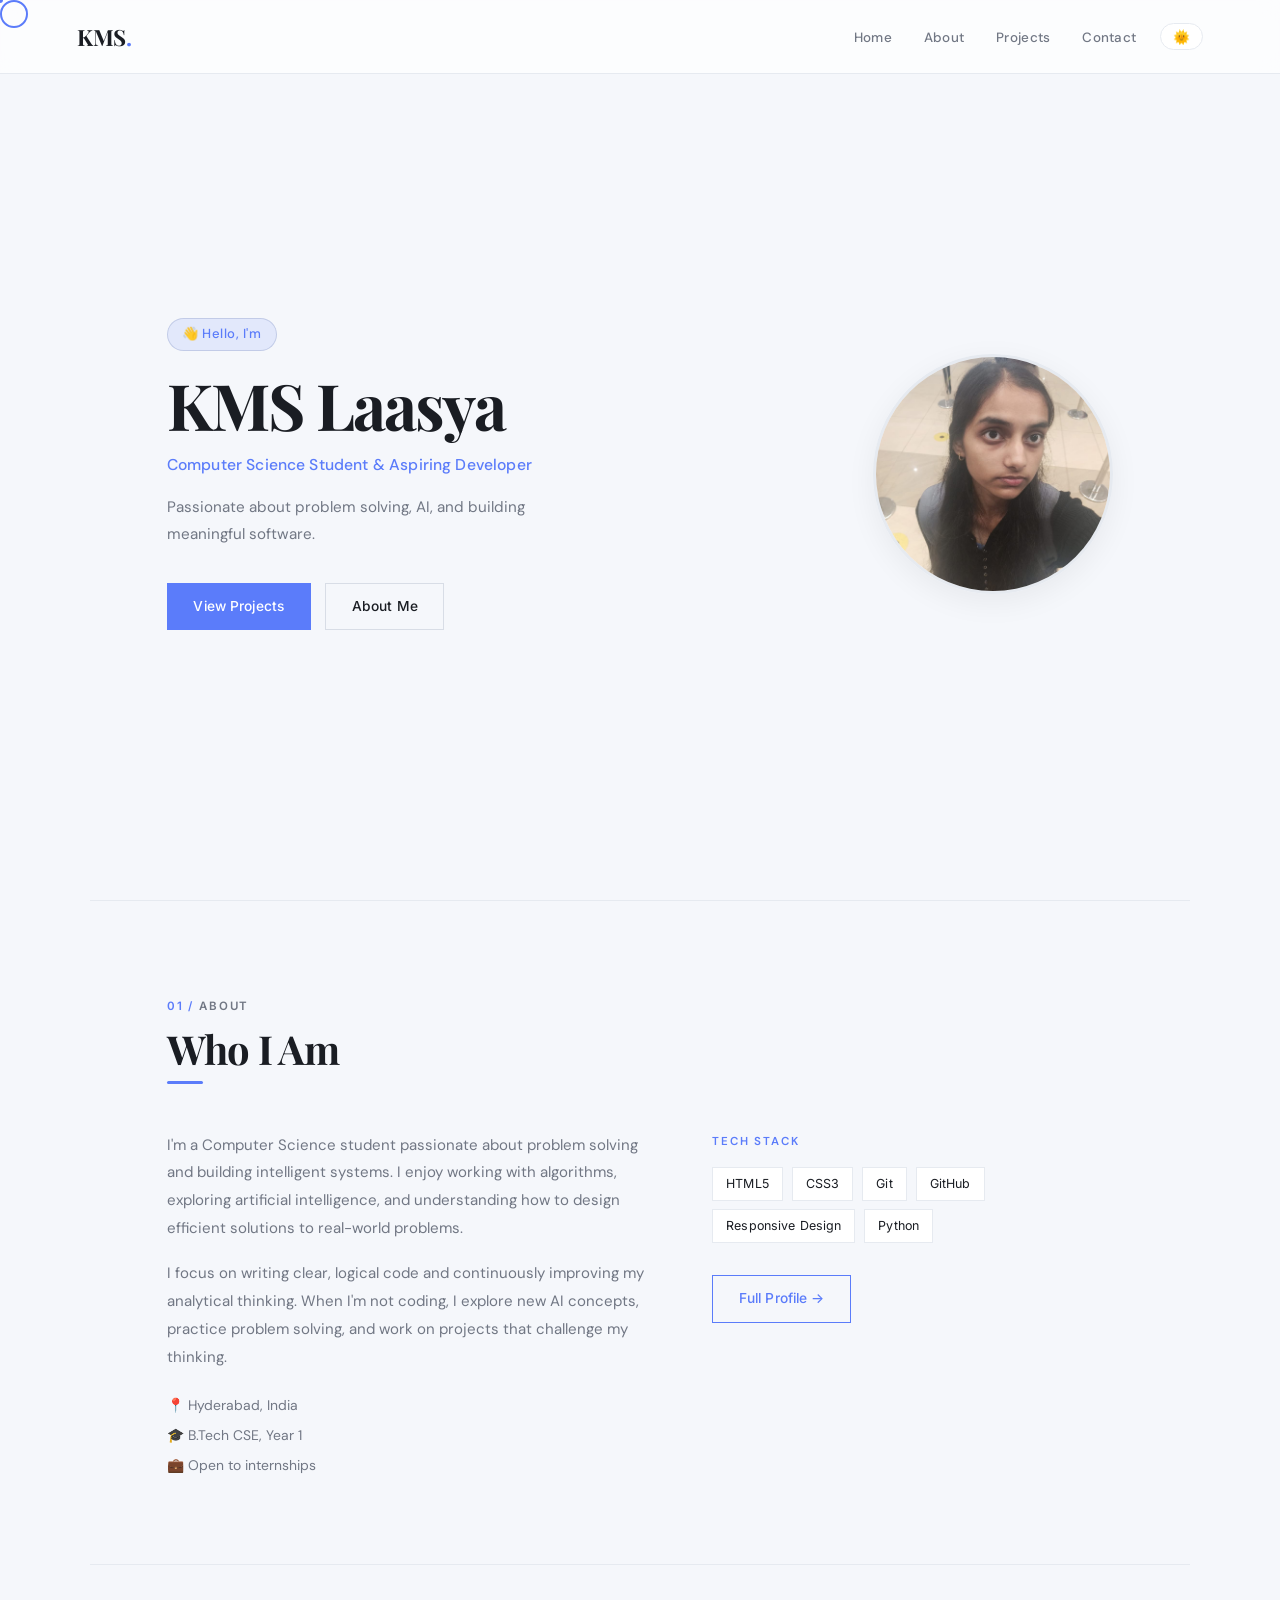
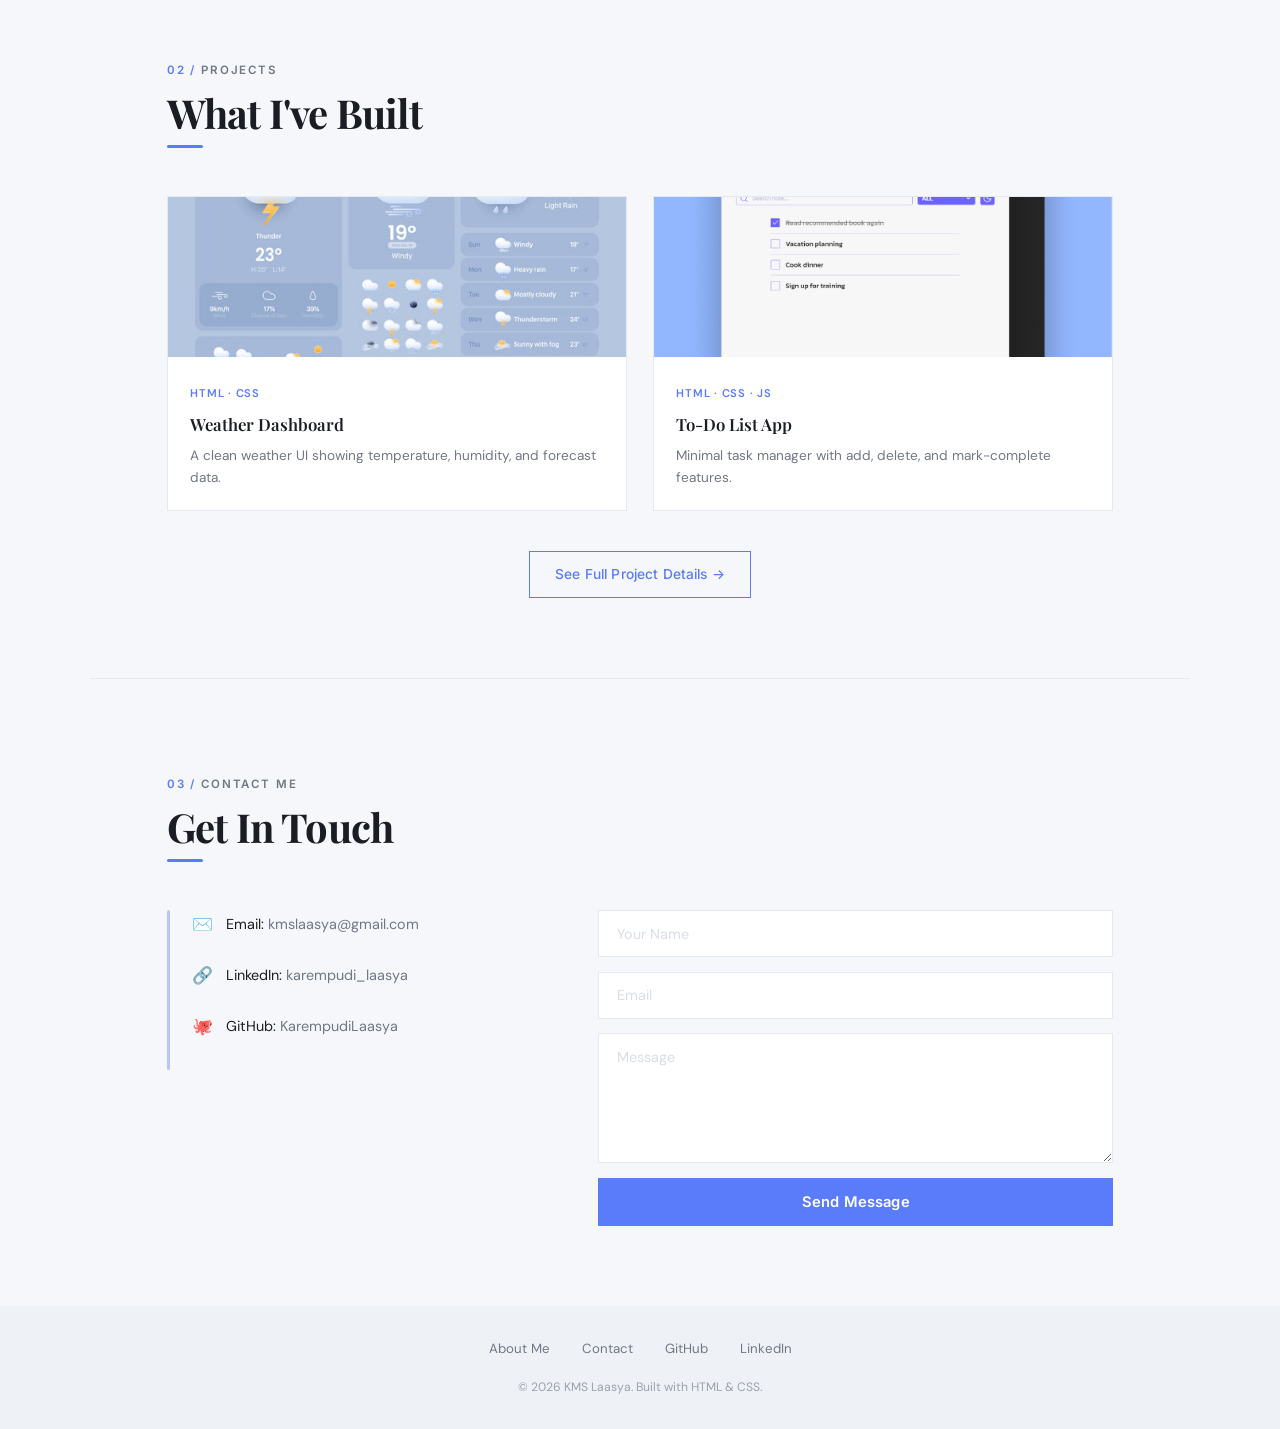
<file: index.html>
<!DOCTYPE html>
<!-- Main portfolio page — KMS Laasya — Summary / Landing page -->
<html lang="en">
<head>
  <meta charset="UTF-8" />
  <meta name="viewport" content="width=device-width, initial-scale=1.0" />
  <title>KMS Laasya — Portfolio</title>
  <link href="https://fonts.googleapis.com/css2?family=Playfair+Display:wght@400;600;700&family=DM+Sans:wght@300;400;500;600&display=swap" rel="stylesheet" />
  <link rel="stylesheet" href="styles.css" />
  <link href="https://fonts.googleapis.com/css2?family=Inter:wght@400;500;600&display=swap" rel="stylesheet">
</head>
<body>
  <div class="cursor-dot"></div>
<div class="cursor-ring"></div>

  <!-- ===================== NAVIGATION ===================== -->
<header class="navbar">
  <a href="#home" class="nav-logo">KMS<span>.</span></a>

  <div class="navbar-right">
    <nav>
      <ul class="nav-links">
        <li><a href="#home">Home</a></li>
        <li><a href="#about">About</a></li>
        <li><a href="#projects">Projects</a></li>
        <li><a href="#contact">Contact</a></li>
      </ul>
    </nav>

    <!-- THEME TOGGLE BUTTON -->
    <button class="theme-toggle" id="themeToggle">
      <span class="toggle-icon">🌞</span>
    </button>
  </div>
</header>

  <!-- ===================== HERO SECTION ===================== -->
  <section id="home" class="hero">

    <div class="hero-text">
      <span class="hero-label">👋 Hello, I'm</span>
      <h1 class="hero-name">KMS Laasya</h1>
      <p class="hero-role">Computer Science Student &amp; Aspiring Developer</p>
      <p class="hero-tagline">Passionate about problem solving, AI, and building meaningful software.</p>
      <div class="hero-buttons">
        <a href="#projects" class="btn btn-primary">View Projects</a>
        <a href="#about" class="btn btn-secondary">About Me</a>
      </div>
    </div>

    <div class="hero-image">
      <img src="Profile_color.png" alt="KMS Laasya" class="profile-photo" />
    </div>

  </section>

  <!-- ===================== ABOUT SUMMARY ===================== -->
  <section id="about" class="about-summary">

    <div class="section-number">01 / <span>ABOUT</span></div>
    <h2 class="section-title">Who I Am</h2>
    <div class="title-line"></div>

    <div class="about-summary-grid">

      <div class="about-bio">
        <p>
          I'm a Computer Science student passionate about problem solving and building
          intelligent systems. I enjoy working with algorithms, exploring artificial
          intelligence, and understanding how to design efficient solutions to real-world problems.
        </p>
        <p>
          I focus on writing clear, logical code and continuously improving my analytical
          thinking. When I'm not coding, I explore new AI concepts, practice problem solving,
          and work on projects that challenge my thinking.
        </p>
        <ul class="about-facts">
          <li>📍 Hyderabad, India</li>
          <li>🎓 B.Tech CSE, Year 1</li>
          <li>💼 Open to internships</li>
        </ul>
      </div>

      <div class="tech-stack">
        <p class="tech-label">Tech Stack</p>
        <div class="tech-tags">
          <span class="tag">HTML5</span>
          <span class="tag">CSS3</span>
          <span class="tag">Git</span>
          <span class="tag">GitHub</span>
          <span class="tag">Responsive Design</span>
          <span class="tag">Python</span>
        </div>
        <a href="about.html" class="btn btn-outline" style="margin-top:2rem;display:inline-block;">Full Profile →</a>
      </div>

    </div>
  </section>

  <!-- ===================== PROJECTS SUMMARY ===================== -->
  <section id="projects" class="projects-summary fade-up">

    <div class="section-number">02 / <span>PROJECTS</span></div>
    <h2 class="section-title">What I've Built</h2>
    <div class="title-line"></div>

    <div class="projects-grid">

      <article class="project-card">
        <!-- <div class="project-img project-img-1"> -->
          <div class="project-img"  >
          <img src="weather.png" alt="Weather App ">
          <div class="project-overlay">
            <a href="https://github.com/KarempudiLaasya" class="overlay-link" target="_blank">GitHub</a>
          </div>
        </div>
        <div class="project-info">
          <span class="project-tag">HTML · CSS</span>
          <h3>Weather Dashboard</h3>
          <p>A clean weather UI showing temperature, humidity, and forecast data.</p>
        </div>
      </article>

      <article class="project-card">
        <!-- <div class="project-img project-img-2"> -->
          <div class="project-img">
          <img src="todo.png" alt="To Do App">
          <div class="project-overlay">
            <a href="https://github.com/KarempudiLaasya" class="overlay-link" target="_blank">GitHub</a>
          </div>
        </div>
        <div class="project-info">
          <span class="project-tag">HTML · CSS · JS</span>
          <h3>To-Do List App</h3>
          <p>Minimal task manager with add, delete, and mark-complete features.</p>
        </div>
      </article>

    </div>

    <div class="projects-more">
      <a href="projects.html" class="btn btn-outline">See Full Project Details →</a>
    </div>

  </section>

  <!-- ===================== CONTACT SECTION ===================== -->
  <section id="contact" class="contact">

    <div class="section-number">03 / <span>CONTACT ME</span></div>
    <h2 class="section-title">Get In Touch</h2>
    <div class="title-line"></div>

    <div class="contact-grid">

      <div class="contact-info">
        <div class="contact-bar"></div>
        <ul class="contact-details">
          <li>
            <span class="c-icon">✉️</span>
            <span>Email: <a href="mailto:kmslaasya@gmail.com">kmslaasya@gmail.com</a></span>
          </li>
          <li>
            <span class="c-icon">🔗</span>
            <span>LinkedIn: <a href="https://www.linkedin.com/in/laasya-karempudi-705903399/" target="_blank">karempudi_laasya</a></span>
          </li>
          <li>
            <span class="c-icon">🐙</span>
            <span>GitHub: <a href="https://github.com/KarempudiLaasya" target="_blank">KarempudiLaasya</a></span>
          </li>
        </ul>
      </div>

      <div class="contact-form-wrap">
        <form class="contact-form" action="mailto:kmslaasya@gmail.com" method="GET" enctype="text/plain">
          <input  type="text"  name="name"  placeholder="Your Name"  class="form-input" required />
          <input  type="email" name="email" placeholder="Email"       class="form-input" required />
          <textarea name="body" placeholder="Message" class="form-input form-textarea" rows="5" required></textarea>
          <button type="submit" class="btn btn-contact">Send Message</button>
        </form>
      </div>

    </div>
  </section>

  <!-- ===================== FOOTER ===================== -->
  <footer class="footer">
    <div class="footer-links">
      <a href="about.html">About Me</a>
      <a href="#contact">Contact</a>
      <a href="https://github.com/KarempudiLaasya" target="_blank">GitHub</a>
      <a href="https://www.linkedin.com/in/laasya-karempudi-705903399/" target="_blank">LinkedIn</a>
    </div>
    <p class="footer-copy">© 2026 KMS Laasya. Built with HTML &amp; CSS.</p>
  </footer>
<script src="script.js"></script>
<script src="cursor.js"></script>
</body>
</html>
</file>
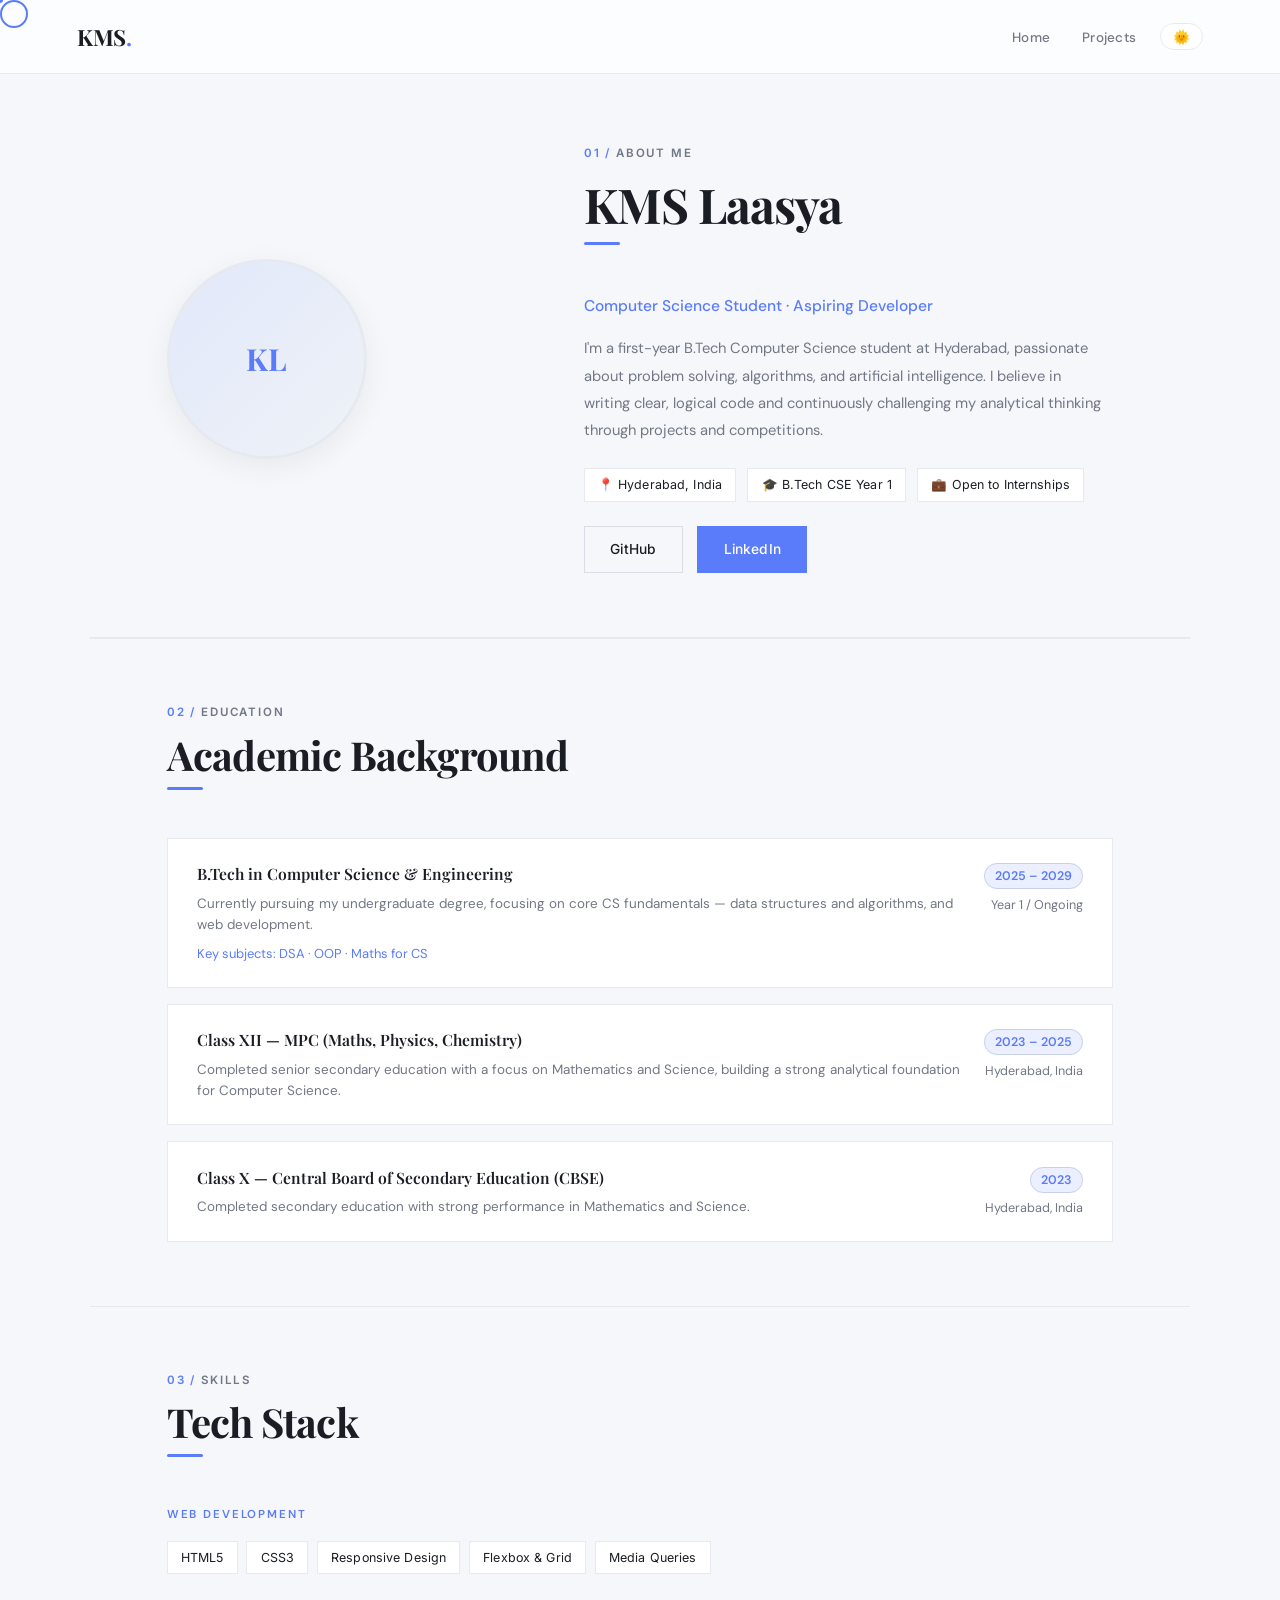
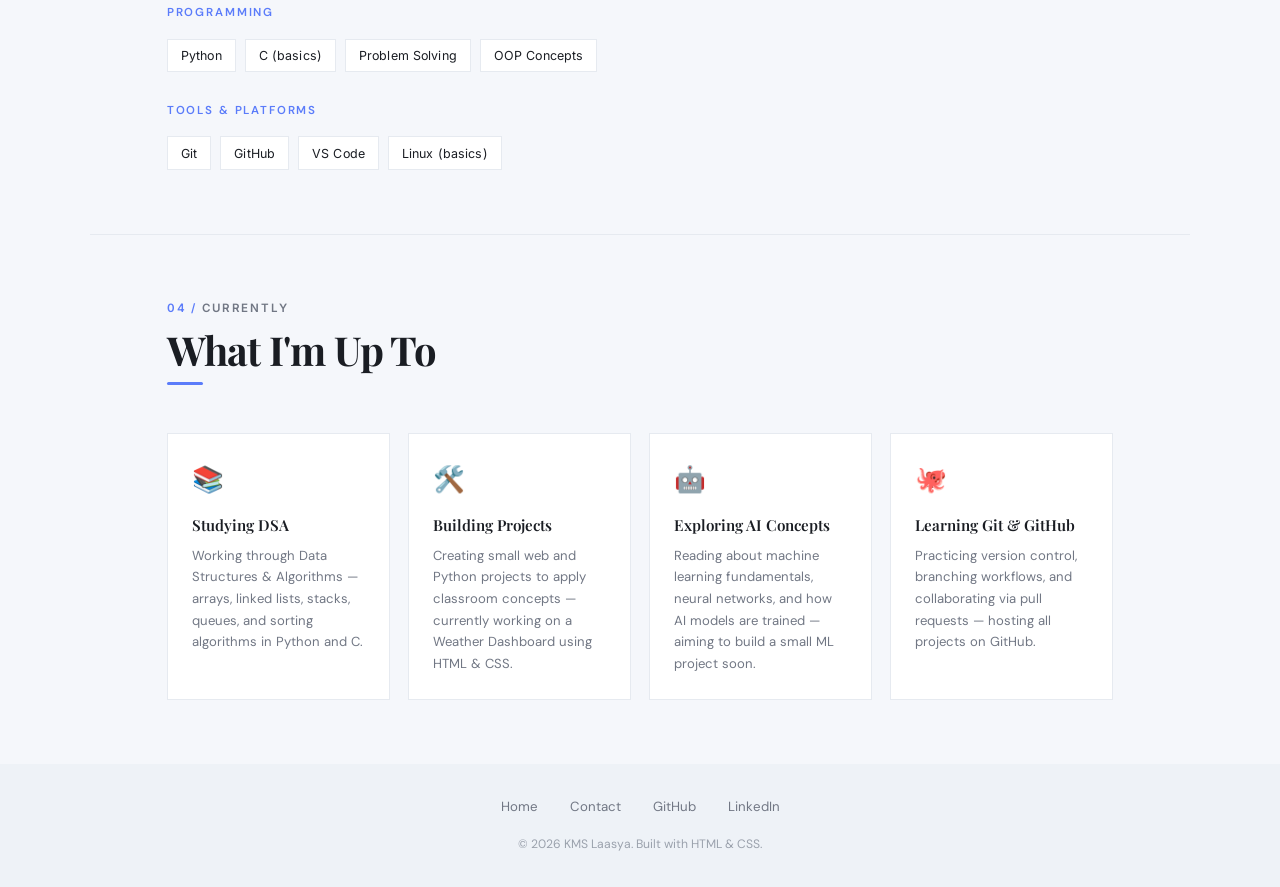
<file: about.html>
<!DOCTYPE html>
<!-- Tab 1: Full "About Me" page — education, bio, and what I'm currently doing -->
<html lang="en">
<head>
  <meta charset="UTF-8" />
  <meta name="viewport" content="width=device-width, initial-scale=1.0" />
  <title>About Me — KMS Laasya</title>
  <link href="https://fonts.googleapis.com/css2?family=Playfair+Display:wght@400;600;700&family=DM+Sans:wght@300;400;500;600&display=swap" rel="stylesheet" />
  <link rel="stylesheet" href="styles.css" />
  <link href="https://fonts.googleapis.com/css2?family=Inter:wght@400;500;600&display=swap" rel="stylesheet">
</head>
<body>
  <div class="cursor-dot"></div>
<div class="cursor-ring"></div>
  <!-- ===================== NAVIGATION ===================== -->
<header class="navbar">
  <a href="#home" class="nav-logo">KMS<span>.</span></a>

  <div class="navbar-right">
    <nav>
      <ul class="nav-links">
        <li><a href="index.html">Home</a></li>
        <!-- <li><a href="#about">About</a></li> -->
        <li><a href="projects.html">Projects</a></li>
        <!-- <li><a href="#contact">Contact</a></li> -->
      </ul>
    </nav>

    <!-- THEME TOGGLE BUTTON -->
    <button class="theme-toggle" id="themeToggle">
      <span class="toggle-icon">🌞</span>
    </button>
  </div>
</header>

  <!-- ===================== PAGE HERO ===================== -->
  <div class="page-hero">

    <div class="page-hero-img">
      <div class="profile-placeholder" style="width:200px;height:200px;font-size:1.9rem;">KL</div>
    </div>

    <div>
      <div class="section-number" style="margin-bottom:0.8rem;">01 / <span>ABOUT ME</span></div>
      <h1 class="section-title" style="font-size:clamp(2rem,5vw,3rem);">KMS Laasya</h1>
      <div class="title-line"></div>
      <p style="color:var(--accent);font-size:0.97rem;font-weight:500;margin-bottom:1rem;">
        Computer Science Student · Aspiring Developer
      </p>
      <p style="color:var(--muted);font-size:0.92rem;line-height:1.85;max-width:520px;margin-bottom:1.5rem;">
        I'm a first-year B.Tech Computer Science student at Hyderabad, passionate about problem
        solving, algorithms, and artificial intelligence. I believe in writing clear, logical code
        and continuously challenging my analytical thinking through projects and competitions.
      </p>
      <div style="display:flex;gap:0.7rem;flex-wrap:wrap;">
        <span class="tag">📍 Hyderabad, India</span>
        <span class="tag">🎓 B.Tech CSE Year 1</span>
        <span class="tag">💼 Open to Internships</span>
      </div>
      <div style="display:flex;gap:0.9rem;flex-wrap:wrap;margin-top:1.5rem;">
        <a href="https://github.com/KarempudiLaasya" target="_blank" class="btn btn-secondary">GitHub</a>
        <a href="https://www.linkedin.com/in/laasya-karempudi-705903399/" target="_blank" class="btn btn-primary">LinkedIn</a>
      </div>
    </div>

  </div>

  <!-- ===================== EDUCATION SECTION ===================== -->
  <section class="education-section">

    <div class="section-number">02 / <span>EDUCATION</span></div>
    <h2 class="section-title">Academic Background</h2>
    <div class="title-line"></div>

    <div class="edu-cards">

      <div class="edu-card">
        <div>
          <h3>B.Tech in Computer Science &amp; Engineering</h3>
          <p>Currently pursuing my undergraduate degree, focusing on core CS fundamentals —
            data structures and algorithms, and web development.</p>
          <p style="margin-top:0.5rem;font-size:0.81rem;color:var(--accent);">
            Key subjects: DSA · OOP · Maths for CS
          </p>
        </div>
        <div style="text-align:right;flex-shrink:0;">
          <span class="edu-year">2025 – 2029</span>
          <p style="font-size:0.79rem;color:var(--muted);margin-top:0.4rem;">Year 1 / Ongoing</p>
        </div>
      </div>

      <div class="edu-card">
        <div>
          <h3>Class XII — MPC (Maths, Physics, Chemistry)</h3>
          <p>Completed senior secondary education with a focus on Mathematics and Science,
            building a strong analytical foundation for Computer Science.</p>
        </div>
        <div style="text-align:right;flex-shrink:0;">
          <span class="edu-year">2023 – 2025</span>
          <p style="font-size:0.79rem;color:var(--muted);margin-top:0.4rem;">Hyderabad, India</p>
        </div>
      </div>

      <div class="edu-card">
        <div>
          <h3>Class X — Central Board of Secondary Education (CBSE)</h3>
          <p>Completed secondary education with strong performance in Mathematics and Science.</p>
        </div>
        <div style="text-align:right;flex-shrink:0;">
          <span class="edu-year">2023</span>
          <p style="font-size:0.79rem;color:var(--muted);margin-top:0.4rem;">Hyderabad, India</p>
        </div>
      </div>

    </div>
  </section>

  <!-- ===================== SKILLS ===================== -->
  <section style="padding:4rem 6%;max-width:1100px;margin:0 auto;border-top:1px solid var(--border);">

    <div class="section-number">03 / <span>SKILLS</span></div>
    <h2 class="section-title">Tech Stack</h2>
    <div class="title-line"></div>

    <div style="display:flex;flex-direction:column;gap:1.8rem;">

      <div>
        <p class="tech-label">Web Development</p>
        <div class="tech-tags">
          <span class="tag">HTML5</span>
          <span class="tag">CSS3</span>
          <span class="tag">Responsive Design</span>
          <span class="tag">Flexbox &amp; Grid</span>
          <span class="tag">Media Queries</span>
        </div>
      </div>

      <div>
        <p class="tech-label">Programming</p>
        <div class="tech-tags">
          <span class="tag">Python</span>
          <span class="tag">C (basics)</span>
          <span class="tag">Problem Solving</span>
          <span class="tag">OOP Concepts</span>
        </div>
      </div>

      <div>
        <p class="tech-label">Tools &amp; Platforms</p>
        <div class="tech-tags">
          <span class="tag">Git</span>
          <span class="tag">GitHub</span>
          <span class="tag">VS Code</span>
          <span class="tag">Linux (basics)</span>
        </div>
      </div>

    </div>
  </section>

  <!-- ===================== WHAT I'M CURRENTLY DOING ===================== -->
  <section class="currently-section" style="border-top:1px solid var(--border);">

    <div class="section-number">04 / <span>CURRENTLY</span></div>
    <h2 class="section-title">What I'm Up To</h2>
    <div class="title-line"></div>

    <div class="currently-grid">

      <div class="currently-card">
        <span class="c-big-icon">📚</span>
        <h3>Studying DSA</h3>
        <p>Working through Data Structures &amp; Algorithms — arrays, linked lists,
          stacks, queues, and sorting algorithms in Python and C.</p>
      </div>

      <div class="currently-card">
        <span class="c-big-icon">🛠️</span>
        <h3>Building Projects</h3>
        <p>Creating small web and Python projects to apply classroom concepts —
          currently working on a Weather Dashboard using HTML &amp; CSS.</p>
      </div>

      <div class="currently-card">
        <span class="c-big-icon">🤖</span>
        <h3>Exploring AI Concepts</h3>
        <p>Reading about machine learning fundamentals, neural networks,
          and how AI models are trained — aiming to build a small ML project soon.</p>
      </div>

      <div class="currently-card">
        <span class="c-big-icon">🐙</span>
        <h3>Learning Git &amp; GitHub</h3>
        <p>Practicing version control, branching workflows, and collaborating
          via pull requests — hosting all projects on GitHub.</p>
      </div>

    </div>
  </section>

  <!-- ===================== FOOTER ===================== -->
  <footer class="footer">
    <div class="footer-links">
      <a href="index.html">Home</a>
      <a href="index.html#contact">Contact</a>
      <a href="https://github.com/KarempudiLaasya" target="_blank">GitHub</a>
      <a href="https://www.linkedin.com/in/laasya-karempudi-705903399/" target="_blank">LinkedIn</a>
    </div>
    <p class="footer-copy">© 2026 KMS Laasya. Built with HTML &amp; CSS.</p>
  </footer>
<script src="script.js"></script>
<script src="cursor.js"></script>
</body>
</html>
</file>
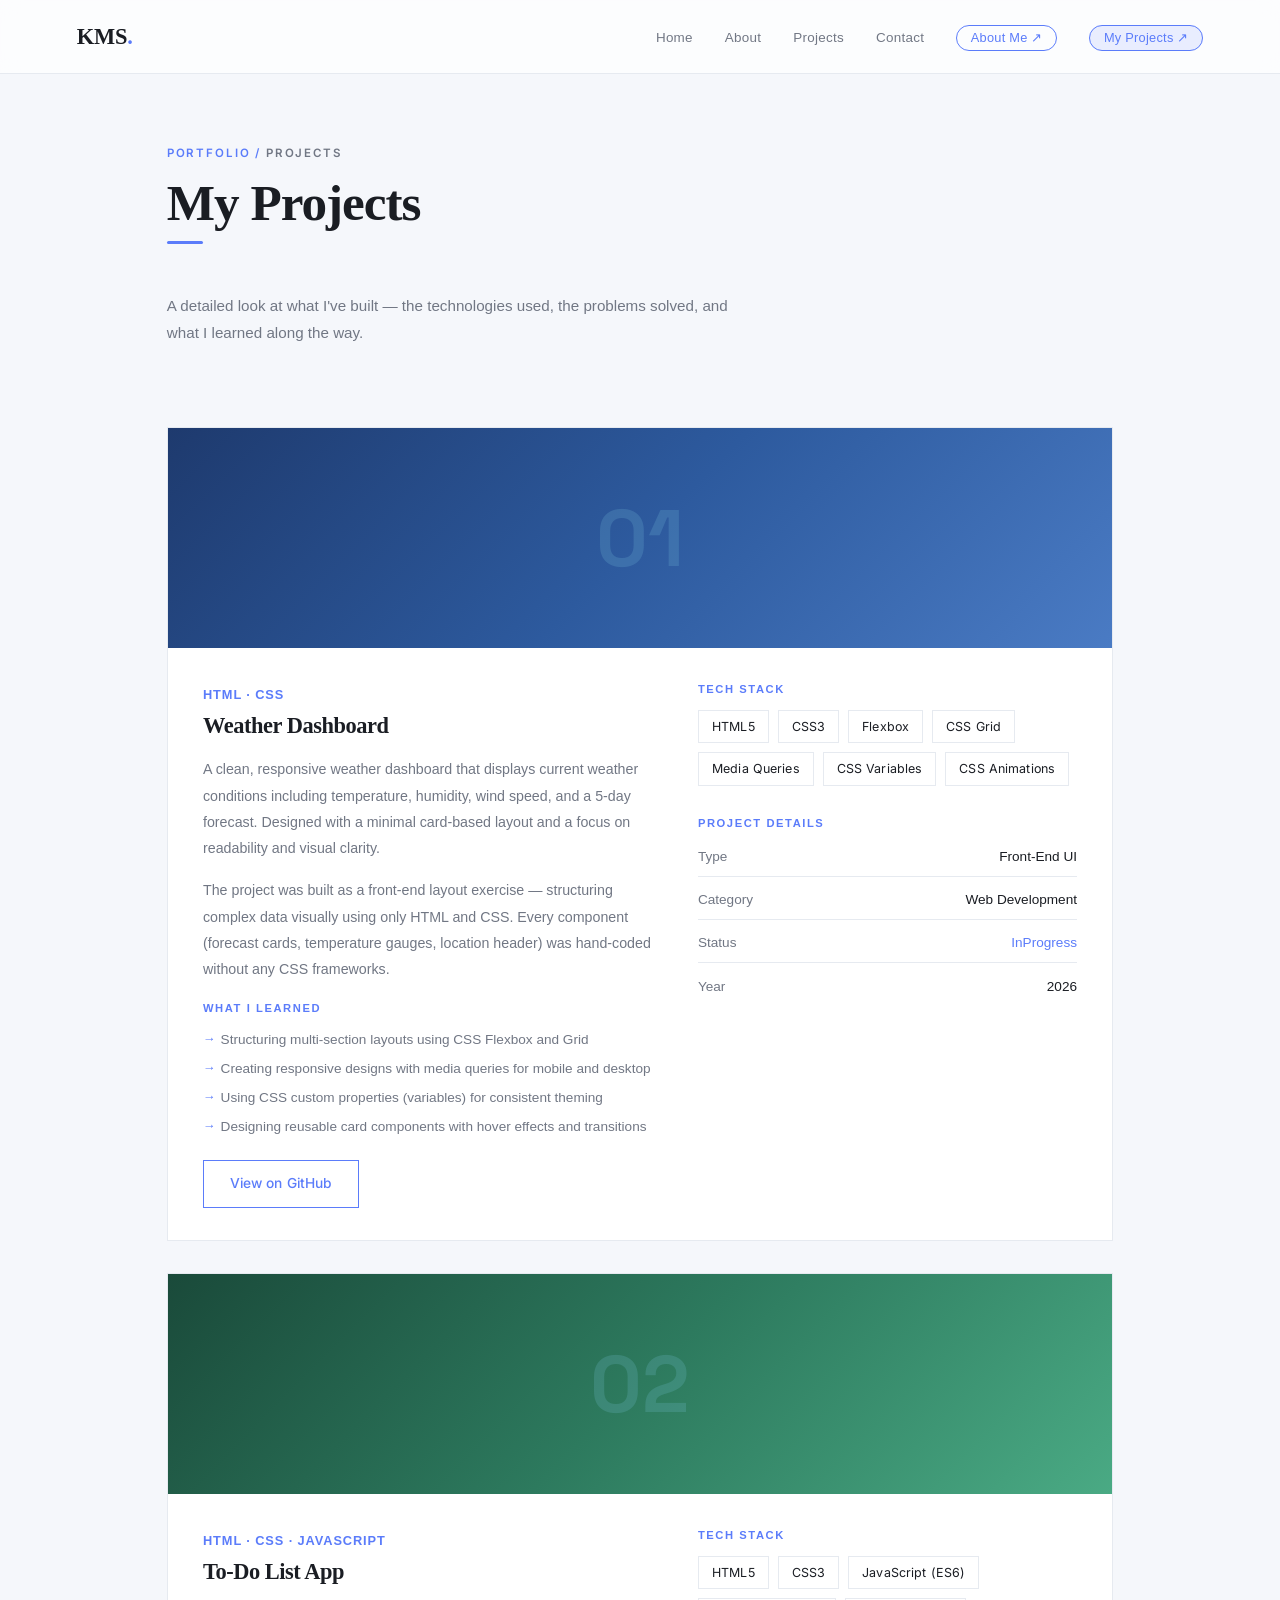
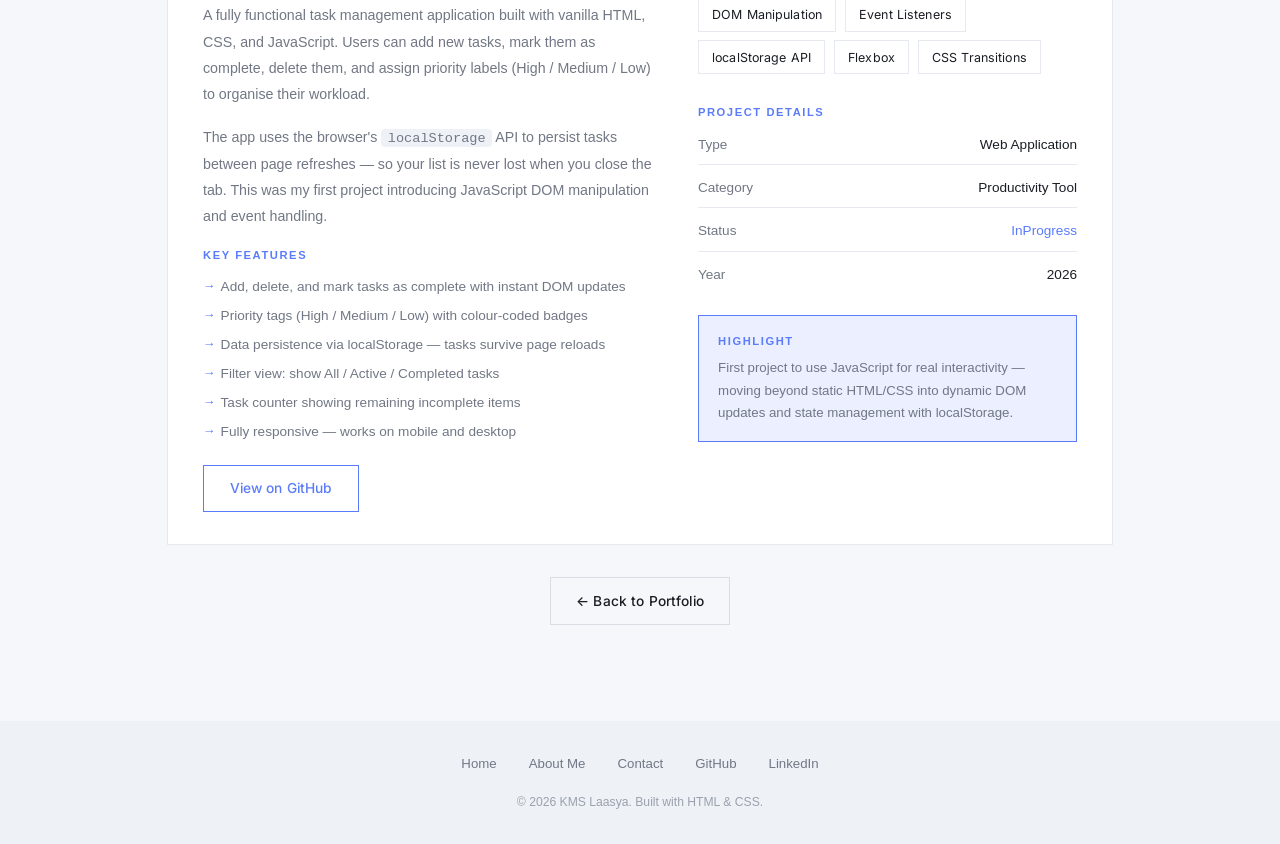
<file: Projects.html>
<!DOCTYPE html>
<!-- Tab 2: Full "My Projects" page — detailed write-ups for each project -->
<html lang="en">
<head>
  <meta charset="UTF-8" />
  <meta name="viewport" content="width=device-width, initial-scale=1.0" />
  <title>My Projects — KMS Laasya</title>
  <link href="https://fonts.googleapis.com/css2?family=Space+Grotesk:wght@300;400;500;600;700&family=Inter:wght@300;400;500&display=swap" rel="stylesheet" />
  <link rel="stylesheet" href="styles.css" />
</head>
<body>

  <!-- ===================== NAVIGATION ===================== -->
  <header class="navbar">
    <a href="index.html" class="nav-logo">KMS<span>.</span></a>
    <nav>
      <ul class="nav-links">
        <li><a href="index.html#home">Home</a></li>
        <li><a href="index.html#about">About</a></li>
        <li><a href="index.html#projects">Projects</a></li>
        <li><a href="index.html#contact">Contact</a></li>
        <li><a href="about.html" class="nav-tab">About Me ↗</a></li>
        <!-- "My Projects" is the active page -->
        <li><a href="projects.html" class="nav-tab" style="background:var(--accent-dim);border-color:var(--accent);">My Projects ↗</a></li>
      </ul>
    </nav>
  </header>

  <!-- ===================== PAGE HEADER ===================== -->
  <section style="padding:9rem 6% 3rem;max-width:1100px;margin:0 auto;">
    <div class="section-number">PORTFOLIO / <span>PROJECTS</span></div>
    <h1 class="section-title" style="font-size:clamp(2rem,5vw,3.2rem);">My Projects</h1>
    <div class="title-line"></div>
    <p style="color:var(--muted);max-width:580px;font-size:0.95rem;line-height:1.8;margin-bottom:0;">
      A detailed look at what I've built — the technologies used, the problems solved,
      and what I learned along the way.
    </p>
  </section>

  <!-- ===================== PROJECTS LIST ===================== -->
  <section style="padding:2rem 6% 6rem;max-width:1100px;margin:0 auto;">

    <!-- ====== PROJECT 1: WEATHER DASHBOARD ====== -->
    <article class="project-full-card">

      <!-- Banner: coloured gradient stands in for a screenshot -->
      <!-- To use a real screenshot: <img src="assets/weather-preview.png" class="project-full-img"> -->
      <div class="project-full-img project-img-1" style="height:220px;display:flex;align-items:center;justify-content:center;">
        <!-- Large project number label inside the banner -->
        <span style="font-family:'Space Grotesk',sans-serif;font-size:5rem;font-weight:700;color:rgba(126,200,227,0.2);user-select:none;">01</span>
      </div>

      <!-- Card body: description left | details right -->
      <div class="project-full-body">

        <!-- Left: title, description, features -->
        <div>
          <span class="project-tag" style="font-size:0.8rem;">HTML · CSS</span>
          <h2>Weather Dashboard</h2>
          <p>
            A clean, responsive weather dashboard that displays current weather conditions
            including temperature, humidity, wind speed, and a 5-day forecast. Designed with
            a minimal card-based layout and a focus on readability and visual clarity.
          </p>
          <p>
            The project was built as a front-end layout exercise — structuring complex data
            visually using only HTML and CSS. Every component (forecast cards, temperature
            gauges, location header) was hand-coded without any CSS frameworks.
          </p>

          <!-- What I learned -->
          <span class="card-label">WHAT I LEARNED</span>
          <ul class="feature-list">
            <li>Structuring multi-section layouts using CSS Flexbox and Grid</li>
            <li>Creating responsive designs with media queries for mobile and desktop</li>
            <li>Using CSS custom properties (variables) for consistent theming</li>
            <li>Designing reusable card components with hover effects and transitions</li>
          </ul>

          <!-- Project links -->
          <div class="project-links">
            <a href="https://github.com/KarempudiLaasya" class="btn btn-outline" target="_blank">View on GitHub</a>
          </div>
        </div>

        <!-- Right: tech stack + project details -->
        <div>
          <span class="card-label">TECH STACK</span>
          <div class="tech-tags" style="margin-bottom:1.8rem;">
            <span class="tag">HTML5</span>
            <span class="tag">CSS3</span>
            <span class="tag">Flexbox</span>
            <span class="tag">CSS Grid</span>
            <span class="tag">Media Queries</span>
            <span class="tag">CSS Variables</span>
            <span class="tag">CSS Animations</span>
          </div>

          <span class="card-label">PROJECT DETAILS</span>
          <!-- Key-value project info list -->
          <div style="display:flex;flex-direction:column;gap:0.7rem;">
            <div style="display:flex;justify-content:space-between;font-size:0.85rem;border-bottom:1px solid var(--border);padding-bottom:0.5rem;">
              <span style="color:var(--muted);">Type</span>
              <span>Front-End UI</span>
            </div>
            <div style="display:flex;justify-content:space-between;font-size:0.85rem;border-bottom:1px solid var(--border);padding-bottom:0.5rem;">
              <span style="color:var(--muted);">Category</span>
              <span>Web Development</span>
            </div>
            <div style="display:flex;justify-content:space-between;font-size:0.85rem;border-bottom:1px solid var(--border);padding-bottom:0.5rem;">
              <span style="color:var(--muted);">Status</span>
              <span style="color:var(--accent);">InProgress</span>
            </div>
            <div style="display:flex;justify-content:space-between;font-size:0.85rem;">
              <span style="color:var(--muted);">Year</span>
              <span>2026</span>
            </div>
          </div>
        </div>

      </div>
    </article>


    <!-- ====== PROJECT 2: TO-DO LIST APP ====== -->
    <article class="project-full-card">

      <div class="project-full-img project-img-2" style="height:220px;display:flex;align-items:center;justify-content:center;">
        <span style="font-family:'Space Grotesk',sans-serif;font-size:5rem;font-weight:700;color:rgba(126,200,227,0.2);user-select:none;">02</span>
      </div>

      <div class="project-full-body">

        <!-- Left: title, description, features -->
        <div>
          <span class="project-tag" style="font-size:0.8rem;">HTML · CSS · JavaScript</span>
          <h2>To-Do List App</h2>
          <p>
            A fully functional task management application built with vanilla HTML, CSS,
            and JavaScript. Users can add new tasks, mark them as complete, delete them,
            and assign priority labels (High / Medium / Low) to organise their workload.
          </p>
          <p>
            The app uses the browser's <code style="background:var(--surface2);padding:0.1rem 0.4rem;border-radius:4px;font-size:0.85rem;">localStorage</code> API
            to persist tasks between page refreshes — so your list is never lost when you close the tab.
            This was my first project introducing JavaScript DOM manipulation and event handling.
          </p>

          <span class="card-label">KEY FEATURES</span>
          <ul class="feature-list">
            <li>Add, delete, and mark tasks as complete with instant DOM updates</li>
            <li>Priority tags (High / Medium / Low) with colour-coded badges</li>
            <li>Data persistence via localStorage — tasks survive page reloads</li>
            <li>Filter view: show All / Active / Completed tasks</li>
            <li>Task counter showing remaining incomplete items</li>
            <li>Fully responsive — works on mobile and desktop</li>
          </ul>

          <div class="project-links">
            <a href="https://github.com/KarempudiLaasya" class="btn btn-outline" target="_blank">View on GitHub</a>
          </div>
        </div>

        <!-- Right: tech stack + project details -->
        <div>
          <span class="card-label">TECH STACK</span>
          <div class="tech-tags" style="margin-bottom:1.8rem;">
            <span class="tag">HTML5</span>
            <span class="tag">CSS3</span>
            <span class="tag">JavaScript (ES6)</span>
            <span class="tag">DOM Manipulation</span>
            <span class="tag">Event Listeners</span>
            <span class="tag">localStorage API</span>
            <span class="tag">Flexbox</span>
            <span class="tag">CSS Transitions</span>
          </div>

          <span class="card-label">PROJECT DETAILS</span>
          <div style="display:flex;flex-direction:column;gap:0.7rem;">
            <div style="display:flex;justify-content:space-between;font-size:0.85rem;border-bottom:1px solid var(--border);padding-bottom:0.5rem;">
              <span style="color:var(--muted);">Type</span>
              <span>Web Application</span>
            </div>
            <div style="display:flex;justify-content:space-between;font-size:0.85rem;border-bottom:1px solid var(--border);padding-bottom:0.5rem;">
              <span style="color:var(--muted);">Category</span>
              <span>Productivity Tool</span>
            </div>
            <div style="display:flex;justify-content:space-between;font-size:0.85rem;border-bottom:1px solid var(--border);padding-bottom:0.5rem;">
              <span style="color:var(--muted);">Status</span>
              <span style="color:var(--accent);">InProgress</span>
            </div>
            <div style="display:flex;justify-content:space-between;font-size:0.85rem;">
              <span style="color:var(--muted);">Year</span>
              <span>2026</span>
            </div>
          </div>

          <!-- Highlight box: what made this project special -->
          <div style="margin-top:1.8rem;background:var(--accent-dim);border:1px solid var(--accent);border-radius:var(--radius);padding:1rem 1.2rem;">
            <span class="card-label" style="margin-bottom:0.4rem;">HIGHLIGHT</span>
            <p style="font-size:0.83rem;color:var(--muted);line-height:1.7;">
              First project to use JavaScript for real interactivity — moving beyond static HTML/CSS
              into dynamic DOM updates and state management with localStorage.
            </p>
          </div>

        </div>
      </div>
    </article>

    <!-- Back link -->
    <div style="text-align:center;margin-top:1rem;">
      <a href="index.html#projects" class="btn btn-secondary">← Back to Portfolio</a>
    </div>

  </section>

  <!-- ===================== FOOTER ===================== -->
  <footer class="footer">
    <div class="footer-links">
      <a href="index.html">Home</a>
      <a href="about.html">About Me</a>
      <a href="index.html#contact">Contact</a>
      <a href="https://github.com/KarempudiLaasya" target="_blank">GitHub</a>
      <a href="https://www.linkedin.com/in/laasya-karempudi-705903399/" target="_blank">LinkedIn</a>
    </div>
    <p class="footer-copy">© 2026 KMS Laasya. Built with HTML &amp; CSS.</p>
  </footer>

</body>
</html>
</file>
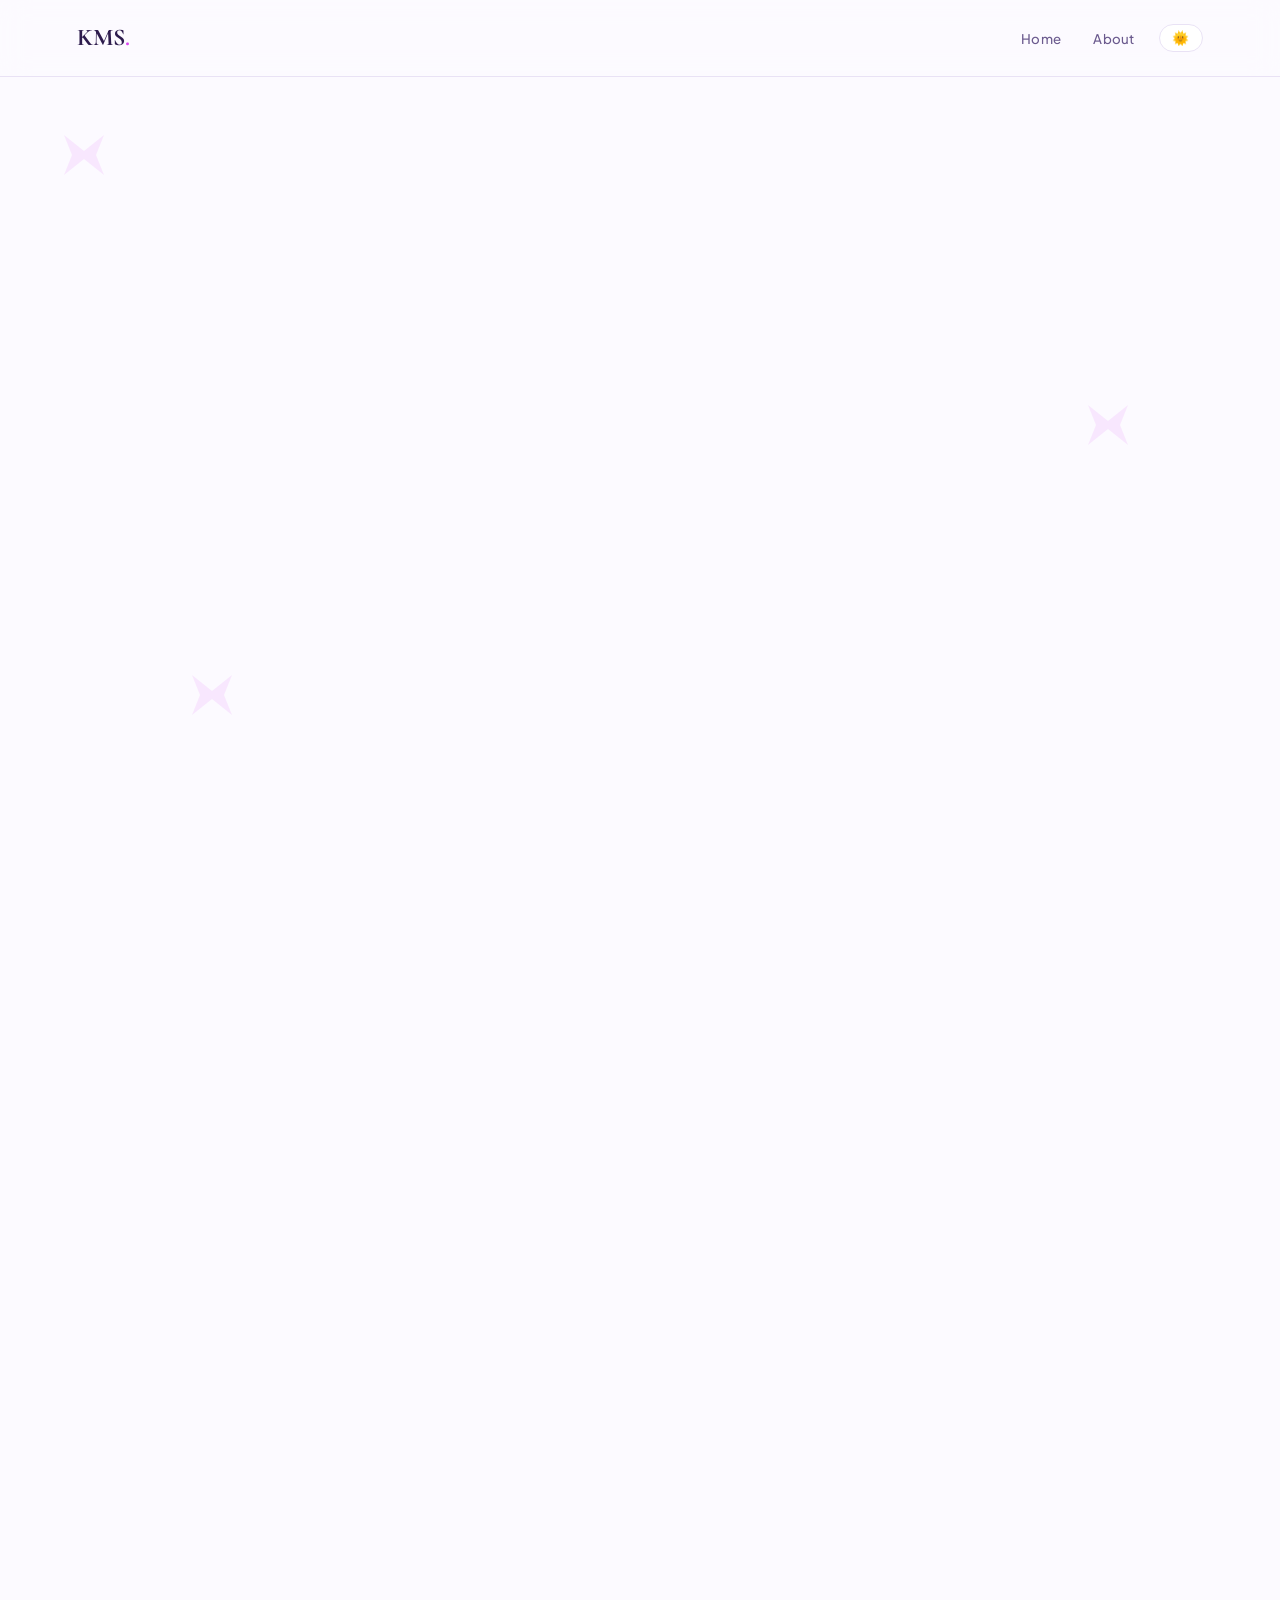
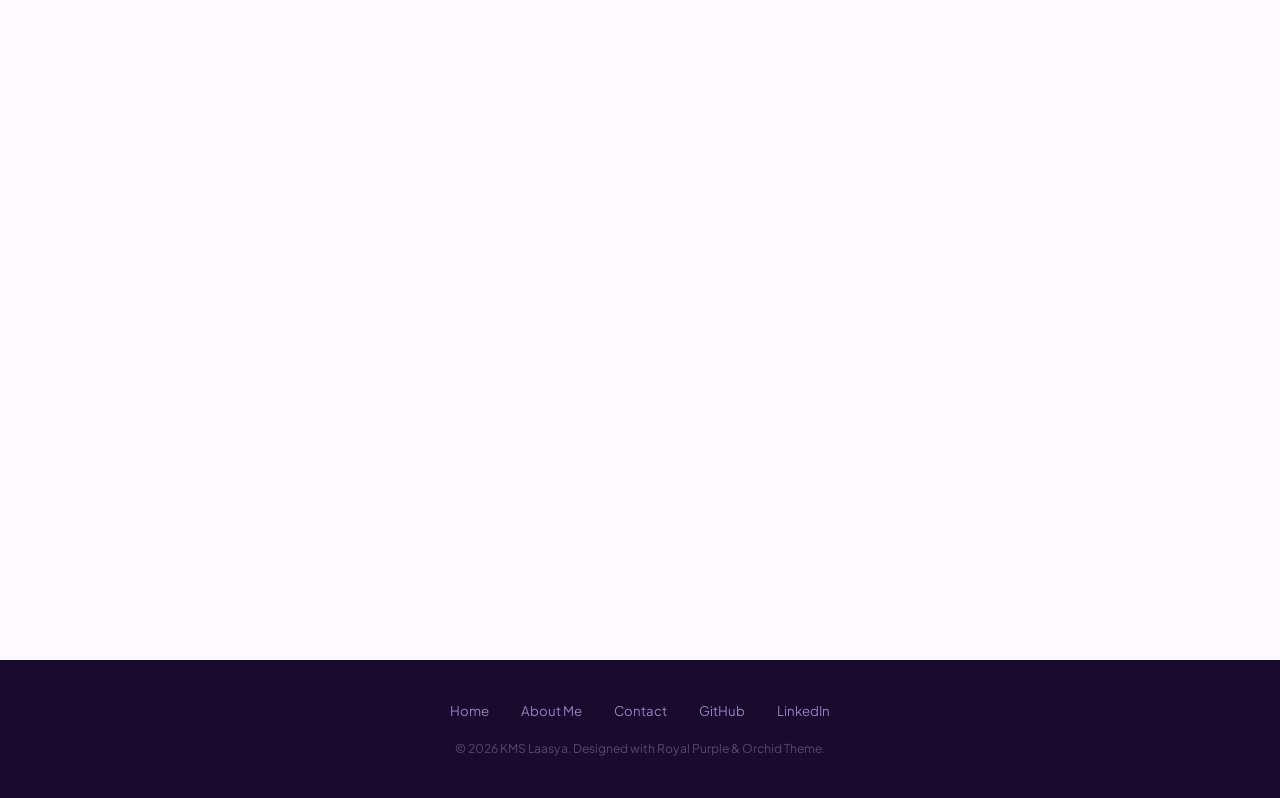
<file: projects.html>
<!DOCTYPE html>
<html lang="en">
<head>
  <meta charset="UTF-8" />
  <meta name="viewport" content="width=device-width, initial-scale=1.0" />
  <title>My Projects — KMS Laasya</title>
  <link href="https://fonts.googleapis.com/css2?family=Cormorant+Garamond:wght@400;500;600;700;800&family=Plus+Jakarta+Sans:wght@300;400;500;600&display=swap" rel="stylesheet" />
  <link rel="stylesheet" href="styles_purple_with_cursor.css" />
</head>
<body>
  <!-- Custom Cursor Elements -->
  <!-- <div class="cursor-dot"></div>
  <div class="cursor-ring"></div> -->

  <!-- Decorative Floating Butterflies -->
<div class="butterfly-layer">
  <div class="butterfly" style="top: 15%; left: 5%; animation-delay: 0s;"></div>
  <div class="butterfly" style="top: 45%; left: 85%; animation-delay: -4s;"></div>
  <div class="butterfly" style="top: 75%; left: 15%; animation-delay: -8s;"></div>
</div>

  <!-- NAVIGATION -->
  <header class="navbar">
    <a href="index.html" class="nav-logo">KMS<span>.</span></a>
    <div class="navbar-right">
      <nav>
        <ul class="nav-links">
          <li><a href="index.html">Home</a></li>
          <li><a href="about.html">About</a></li>
        </ul>
      </nav>
      <button class="theme-toggle" id="themeToggle">
        <span class="toggle-icon">🌞</span>
      </button>
    </div>
  </header>

  <!-- PAGE HEADER -->
  <header style="padding:9rem 6% 3rem; max-width:1100px; margin:0 auto;" class="fade-up">
    <div class="section-number">PORTFOLIO / <span>PROJECTS</span></div>
    <h1 class="section-title" style="font-size:clamp(2.5rem,5vw,3.5rem);">My Projects</h1>
    <div class="title-line"></div>
    <p style="color:var(--muted); max-width:580px; font-size:0.95rem; line-height:1.8;">
      A detailed look at what I've built — the technologies used, the problems solved, and the journey of learning through code.
    </p>
  </header>

  <!-- PROJECTS LIST -->
  <main style="padding:2rem 6% 6rem; max-width:1100px; margin:0 auto;">

    <!-- PROJECT 1: WEATHER DASHBOARD -->
    <article class="project-full-card fade-up">
      <div class="project-full-img project-img-1">
        <!-- Kept your original Weather SVG -->
        <svg viewBox="0 0 900 220" xmlns="http://www.w3.org/2000/svg" preserveAspectRatio="xMidYMid slice">
          <defs>
            <linearGradient id="skyW" x1="0%" y1="0%" x2="0%" y2="100%">
              <stop offset="0%" style="stop-color:var(--accent-soft)"/>
              <stop offset="100%" style="stop-color:var(--surface2)"/>
            </linearGradient>
            <linearGradient id="sunW" x1="0%" y1="0%" x2="100%" y2="100%">
              <stop offset="0%" style="stop-color:var(--accent2)"/>
              <stop offset="100%" style="stop-color:var(--accent)"/>
            </linearGradient>
          </defs>
          <rect width="900" height="220" fill="url(#skyW)"/>
          <circle cx="760" cy="60" r="48" fill="url(#sunW)" opacity="0.6"/>
          <g opacity="0.95">
            <ellipse cx="340" cy="70" rx="80" ry="36" fill="white"/>
            <ellipse cx="282" cy="82" rx="50" ry="28" fill="white"/>
            <ellipse cx="396" cy="82" rx="48" ry="28" fill="white"/>
          </g>
          <rect x="30" y="128" width="220" height="76" rx="14" fill="rgba(255,255,255,0.85)"/>
          <text x="50" y="164" font-family="var(--font-head)" font-size="36" font-weight="700" fill="var(--ink)">24°C</text>
          <text x="50" y="184" font-family="var(--font-body)" font-size="11" fill="var(--muted)" font-weight="600" letter-spacing="0.1em">PARTLY CLOUDY · HYD</text>
          <text x="618" y="200" font-family="var(--font-head)" font-size="120" font-weight="700" fill="rgba(255,255,255,0.2)">01</text>
        </svg>
      </div>

      <div class="project-full-body">
        <div>
          <span class="project-tag">HTML · CSS</span>
          <h2>Weather Dashboard</h2>
          <p>A clean, responsive weather dashboard that displays current weather conditions including temperature, humidity, wind speed, and a 5-day forecast. Designed with a minimal card-based layout and a focus on readability and visual clarity.</p>
          <p>Built as a front-end layout exercise — structuring complex data visually using only HTML and CSS, with every component hand-coded without any CSS frameworks.</p>
          <span class="card-label">WHAT I LEARNED</span>
          <ul class="feature-list">
            <li>Structuring multi-section layouts using CSS Flexbox and Grid</li>
            <li>Creating responsive designs with media queries for mobile and desktop</li>
            <li>Using CSS custom properties (variables) for consistent theming</li>
            <li>Designing reusable card components with hover effects and transitions</li>
          </ul>
          <div class="project-links">
            <a href="https://github.com/KarempudiLaasya" class="btn btn-outline" target="_blank">View on GitHub</a>
          </div>
        </div>
        <div>
          <span class="card-label">TECH STACK</span>
          <div class="tech-tags" style="margin-bottom:1.8rem;">
            <span class="tag">HTML5</span>
            <span class="tag">CSS3</span>
            <span class="tag">Flexbox</span>
            <span class="tag">CSS Grid</span>
            <span class="tag">CSS Variables</span>
          </div>
          <span class="card-label">PROJECT DETAILS</span>
          <div style="display:flex; flex-direction:column; gap:0.7rem;">
            <div style="display:flex; justify-content:space-between; font-size:0.85rem; border-bottom:1px solid var(--border); padding-bottom:0.5rem;"><span style="color:var(--muted);">Type</span><span>Front-End UI</span></div>
            <div style="display:flex; justify-content:space-between; font-size:0.85rem; border-bottom:1px solid var(--border); padding-bottom:0.5rem;"><span style="color:var(--muted);">Category</span><span>Web Development</span></div>
            <div style="display:flex; justify-content:space-between; font-size:0.85rem; border-bottom:1px solid var(--border); padding-bottom:0.5rem;"><span style="color:var(--muted);">Status</span><span style="color:var(--accent);">In Progress</span></div>
            <div style="display:flex; justify-content:space-between; font-size:0.85rem;"><span style="color:var(--muted);">Year</span><span>2026</span></div>
          </div>
        </div>
      </div>
    </article>

    <!-- PROJECT 2: TO-DO LIST -->
    <article class="project-full-card fade-up" style="transition-delay: 0.15s;">
      <div class="project-full-img project-img-2">
        <!-- Kept your original To-Do SVG -->
        <svg viewBox="0 0 900 220" xmlns="http://www.w3.org/2000/svg" preserveAspectRatio="xMidYMid slice">
          <defs>
            <linearGradient id="appBg2" x1="0%" y1="0%" x2="100%" y2="100%">
              <stop offset="0%" style="stop-color:var(--surface2)"/>
              <stop offset="100%" style="stop-color:var(--accent-dim)"/>
            </linearGradient>
          </defs>
          <rect width="900" height="220" fill="url(#appBg2)"/>
          <rect x="110" y="18" width="440" height="186" rx="16" fill="white"/>
          <rect x="110" y="18" width="440" height="44" rx="16" fill="var(--accent)"/>
          <text x="134" y="46" font-family="var(--font-head)" font-size="15" font-weight="700" fill="white">My Tasks</text>
          <rect x="126" y="74" width="408" height="30" rx="8" fill="var(--bg)"/>
          <text x="158" y="93" font-family="var(--font-body)" font-size="12" fill="var(--muted)" text-decoration="line-through">Design the homepage layout</text>
          <text x="720" y="210" font-family="var(--font-head)" font-size="120" font-weight="700" fill="var(--accent-dim)">02</text>
        </svg>
      </div>

      <div class="project-full-body">
        <div>
          <span class="project-tag">HTML · CSS · JavaScript</span>
          <h2>To-Do List App</h2>
          <p>A fully functional task management application built with vanilla HTML, CSS, and JavaScript. Users can add tasks, mark them complete, delete them, and assign priority labels to organise their workload.</p>
          <p>The app uses <code style="background:var(--accent-dim); color:var(--accent); padding:0.1rem 0.4rem; border-radius:4px; font-size:0.85rem;">localStorage</code> to persist tasks between page refreshes. This was my first project introducing JavaScript DOM manipulation.</p>
          <span class="card-label">KEY FEATURES</span>
          <ul class="feature-list">
            <li>Add, delete, and mark tasks complete with instant DOM updates</li>
            <li>Priority tags (High / Medium / Low) with color-coded badges</li>
            <li>Data persistence via localStorage API</li>
            <li>Filter view: show All / Active / Completed tasks</li>
          </ul>
          <div class="project-links">
            <a href="https://github.com/KarempudiLaasya" class="btn btn-outline" target="_blank">View on GitHub</a>
          </div>
        </div>
        <div>
          <span class="card-label">TECH STACK</span>
          <div class="tech-tags" style="margin-bottom:1.8rem;">
            <span class="tag">HTML5</span>
            <span class="tag">CSS3</span>
            <span class="tag">JavaScript ES6</span>
            <span class="tag">DOM API</span>
            <span class="tag">localStorage</span>
          </div>
          <span class="card-label">PROJECT DETAILS</span>
          <div style="display:flex; flex-direction:column; gap:0.7rem;">
            <div style="display:flex; justify-content:space-between; font-size:0.85rem; border-bottom:1px solid var(--border); padding-bottom:0.5rem;"><span style="color:var(--muted);">Type</span><span>Web Application</span></div>
            <div style="display:flex; justify-content:space-between; font-size:0.85rem; border-bottom:1px solid var(--border); padding-bottom:0.5rem;"><span style="color:var(--muted);">Category</span><span>Productivity Tool</span></div>
            <div style="display:flex; justify-content:space-between; font-size:0.85rem; border-bottom:1px solid var(--border); padding-bottom:0.5rem;"><span style="color:var(--muted);">Status</span><span style="color:var(--accent2);">In Progress</span></div>
            <div style="display:flex; justify-content:space-between; font-size:0.85rem;"><span style="color:var(--muted);">Year</span><span>2026</span></div>
          </div>
          <div style="margin-top:1.8rem; background:var(--accent-dim); border:1px solid var(--accent-soft); border-radius:var(--radius); padding:1rem 1.2rem;">
            <span class="card-label" style="margin-bottom:0.4rem;">HIGHLIGHT</span>
            <p style="font-size:0.83rem; color:var(--muted); line-height:1.7;">Moving beyond static HTML/CSS into dynamic DOM updates and persistent state management.</p>
          </div>
        </div>
      </div>
    </article>

    <div style="text-align:center; margin-top:1rem;" class="fade-up">
      <a href="index.html#projects" class="btn btn-secondary">← Back to Portfolio</a>
    </div>
  </main>

  <!-- FOOTER -->
  <footer class="footer">
    <div class="footer-links">
      <a href="index.html">Home</a>
      <a href="about.html">About Me</a>
      <a href="index.html#contact">Contact</a>
      <a href="https://github.com/KarempudiLaasya" target="_blank">GitHub</a>
      <a href="https://www.linkedin.com/in/laasya-karempudi-705903399/" target="_blank">LinkedIn</a>
    </div>
    <p class="footer-copy">© 2026 KMS Laasya. Designed with Royal Purple & Orchid Theme.</p>
  </footer>

  <script src="script.js"></script>
  <script src="cursor.js"></script>
</body>
</html>
</file>
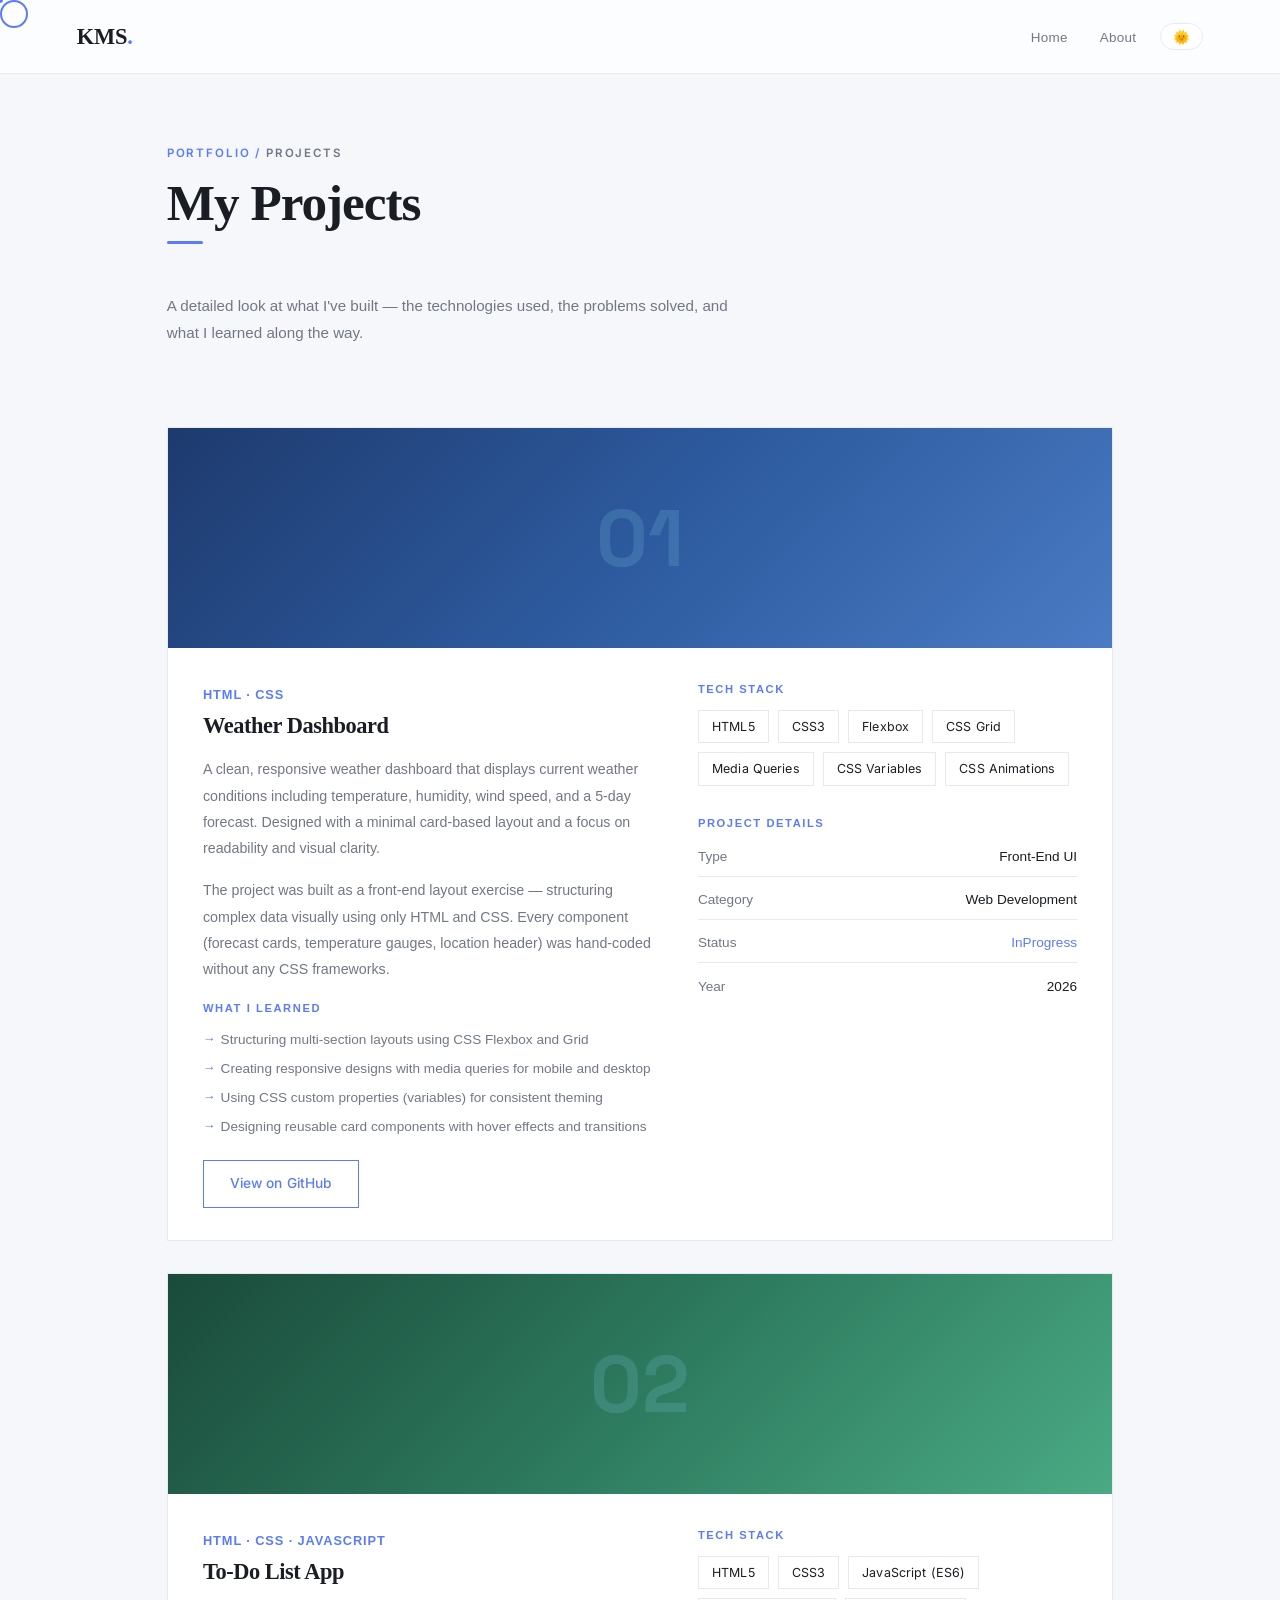
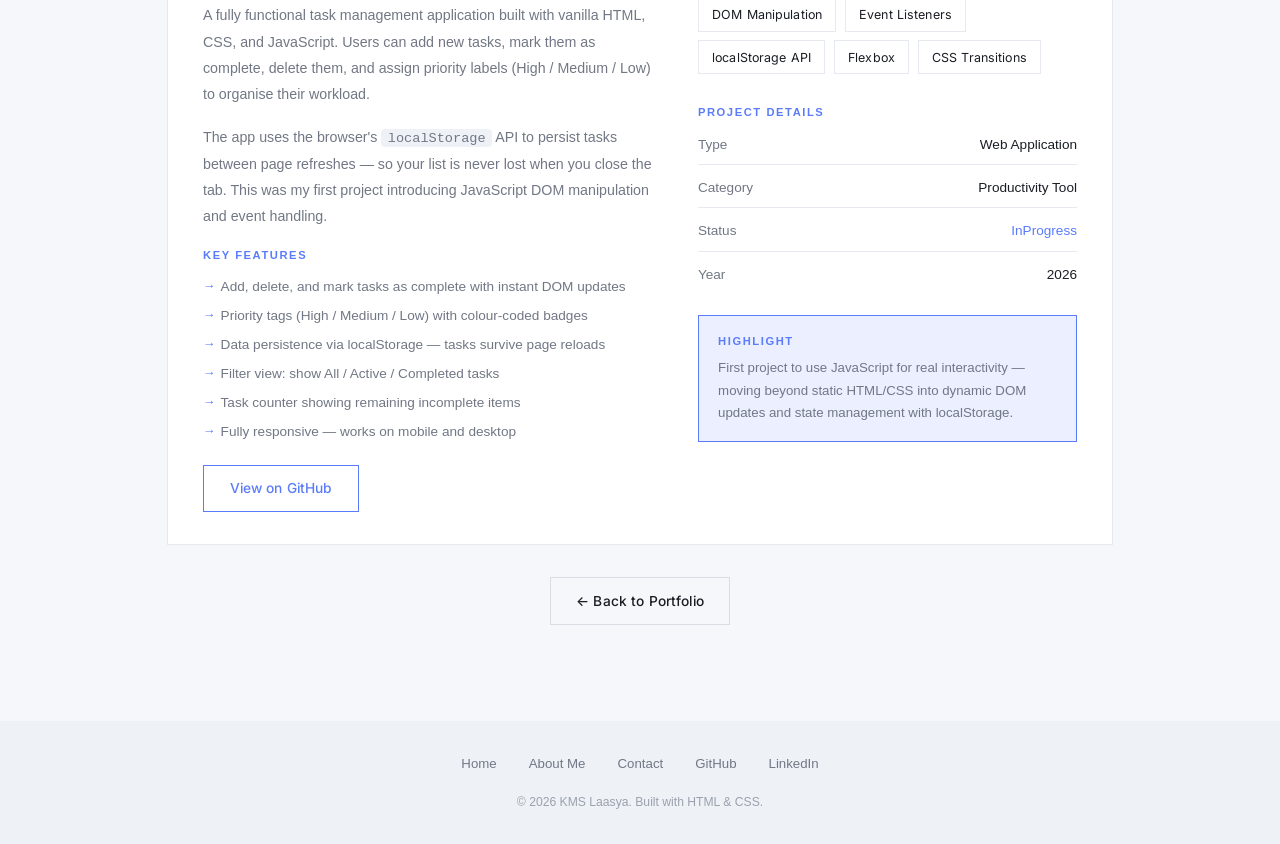
<file: version_1/projects.html>
<!DOCTYPE html>
<!-- Tab 2: Full "My Projects" page — detailed write-ups for each project -->
<html lang="en">
<head>
  <meta charset="UTF-8" />
  <meta name="viewport" content="width=device-width, initial-scale=1.0" />
  <title>My Projects — KMS Laasya</title>
  <link href="https://fonts.googleapis.com/css2?family=Space+Grotesk:wght@300;400;500;600;700&family=Inter:wght@300;400;500&display=swap" rel="stylesheet" />
  <link rel="stylesheet" href="styles.css" />
  <link href="https://fonts.googleapis.com/css2?family=Inter:wght@400;500;600&display=swap" rel="stylesheet">
</head>
<body>
  <div class="cursor-dot"></div>
<div class="cursor-ring"></div>
  <!-- ===================== NAVIGATION ===================== -->
<header class="navbar">
  <a href="#home" class="nav-logo">KMS<span>.</span></a>

  <div class="navbar-right">
    <nav>
      <ul class="nav-links">
        <li><a href="index.html">Home</a></li>
        <li><a href="about.html">About</a></li>
        <!-- <li><a href="#projects">Projects</a></li> -->
        <!-- <li><a href="#contact">Contact</a></li> -->
      </ul>
    </nav>

    <!-- THEME TOGGLE BUTTON -->
    <button class="theme-toggle" id="themeToggle">
      <span class="toggle-icon">🌞</span>
    </button>
  </div>
</header>

  <!-- ===================== PAGE HEADER ===================== -->
  <section style="padding:9rem 6% 3rem;max-width:1100px;margin:0 auto;">
    <div class="section-number">PORTFOLIO / <span>PROJECTS</span></div>
    <h1 class="section-title" style="font-size:clamp(2rem,5vw,3.2rem);">My Projects</h1>
    <div class="title-line"></div>
    <p style="color:var(--muted);max-width:580px;font-size:0.95rem;line-height:1.8;margin-bottom:0;">
      A detailed look at what I've built — the technologies used, the problems solved,
      and what I learned along the way.
    </p>
  </section>

  <!-- ===================== PROJECTS LIST ===================== -->
  <section style="padding:2rem 6% 6rem;max-width:1100px;margin:0 auto;">

    <!-- ====== PROJECT 1: WEATHER DASHBOARD ====== -->
    <article class="project-full-card">

      <!-- Banner: coloured gradient stands in for a screenshot -->
      <!-- To use a real screenshot: <img src="assets/weather-preview.png" class="project-full-img"> -->
      <div class="project-full-img project-img-1" style="height:220px;display:flex;align-items:center;justify-content:center;">
        <!-- Large project number label inside the banner -->
        <span style="font-family:'Space Grotesk',sans-serif;font-size:5rem;font-weight:700;color:rgba(126,200,227,0.2);user-select:none;">01</span>
      </div>

      <!-- Card body: description left | details right -->
      <div class="project-full-body">

        <!-- Left: title, description, features -->
        <div>
          <span class="project-tag" style="font-size:0.8rem;">HTML · CSS</span>
          <h2>Weather Dashboard</h2>
          <p>
            A clean, responsive weather dashboard that displays current weather conditions
            including temperature, humidity, wind speed, and a 5-day forecast. Designed with
            a minimal card-based layout and a focus on readability and visual clarity.
          </p>
          <p>
            The project was built as a front-end layout exercise — structuring complex data
            visually using only HTML and CSS. Every component (forecast cards, temperature
            gauges, location header) was hand-coded without any CSS frameworks.
          </p>

          <!-- What I learned -->
          <span class="card-label">WHAT I LEARNED</span>
          <ul class="feature-list">
            <li>Structuring multi-section layouts using CSS Flexbox and Grid</li>
            <li>Creating responsive designs with media queries for mobile and desktop</li>
            <li>Using CSS custom properties (variables) for consistent theming</li>
            <li>Designing reusable card components with hover effects and transitions</li>
          </ul>

          <!-- Project links -->
          <div class="project-links">
            <a href="https://github.com/KarempudiLaasya" class="btn btn-outline" target="_blank">View on GitHub</a>
          </div>
        </div>

        <!-- Right: tech stack + project details -->
        <div>
          <span class="card-label">TECH STACK</span>
          <div class="tech-tags" style="margin-bottom:1.8rem;">
            <span class="tag">HTML5</span>
            <span class="tag">CSS3</span>
            <span class="tag">Flexbox</span>
            <span class="tag">CSS Grid</span>
            <span class="tag">Media Queries</span>
            <span class="tag">CSS Variables</span>
            <span class="tag">CSS Animations</span>
          </div>

          <span class="card-label">PROJECT DETAILS</span>
          <!-- Key-value project info list -->
          <div style="display:flex;flex-direction:column;gap:0.7rem;">
            <div style="display:flex;justify-content:space-between;font-size:0.85rem;border-bottom:1px solid var(--border);padding-bottom:0.5rem;">
              <span style="color:var(--muted);">Type</span>
              <span>Front-End UI</span>
            </div>
            <div style="display:flex;justify-content:space-between;font-size:0.85rem;border-bottom:1px solid var(--border);padding-bottom:0.5rem;">
              <span style="color:var(--muted);">Category</span>
              <span>Web Development</span>
            </div>
            <div style="display:flex;justify-content:space-between;font-size:0.85rem;border-bottom:1px solid var(--border);padding-bottom:0.5rem;">
              <span style="color:var(--muted);">Status</span>
              <span style="color:var(--accent);">InProgress</span>
            </div>
            <div style="display:flex;justify-content:space-between;font-size:0.85rem;">
              <span style="color:var(--muted);">Year</span>
              <span>2026</span>
            </div>
          </div>
        </div>

      </div>
    </article>


    <!-- ====== PROJECT 2: TO-DO LIST APP ====== -->
    <article class="project-full-card">

      <div class="project-full-img project-img-2" style="height:220px;display:flex;align-items:center;justify-content:center;">
        <span style="font-family:'Space Grotesk',sans-serif;font-size:5rem;font-weight:700;color:rgba(126,200,227,0.2);user-select:none;">02</span>
      </div>

      <div class="project-full-body">

        <!-- Left: title, description, features -->
        <div>
          <span class="project-tag" style="font-size:0.8rem;">HTML · CSS · JavaScript</span>
          <h2>To-Do List App</h2>
          <p>
            A fully functional task management application built with vanilla HTML, CSS,
            and JavaScript. Users can add new tasks, mark them as complete, delete them,
            and assign priority labels (High / Medium / Low) to organise their workload.
          </p>
          <p>
            The app uses the browser's <code style="background:var(--surface2);padding:0.1rem 0.4rem;border-radius:4px;font-size:0.85rem;">localStorage</code> API
            to persist tasks between page refreshes — so your list is never lost when you close the tab.
            This was my first project introducing JavaScript DOM manipulation and event handling.
          </p>

          <span class="card-label">KEY FEATURES</span>
          <ul class="feature-list">
            <li>Add, delete, and mark tasks as complete with instant DOM updates</li>
            <li>Priority tags (High / Medium / Low) with colour-coded badges</li>
            <li>Data persistence via localStorage — tasks survive page reloads</li>
            <li>Filter view: show All / Active / Completed tasks</li>
            <li>Task counter showing remaining incomplete items</li>
            <li>Fully responsive — works on mobile and desktop</li>
          </ul>

          <div class="project-links">
            <a href="https://github.com/KarempudiLaasya" class="btn btn-outline" target="_blank">View on GitHub</a>
          </div>
        </div>

        <!-- Right: tech stack + project details -->
        <div>
          <span class="card-label">TECH STACK</span>
          <div class="tech-tags" style="margin-bottom:1.8rem;">
            <span class="tag">HTML5</span>
            <span class="tag">CSS3</span>
            <span class="tag">JavaScript (ES6)</span>
            <span class="tag">DOM Manipulation</span>
            <span class="tag">Event Listeners</span>
            <span class="tag">localStorage API</span>
            <span class="tag">Flexbox</span>
            <span class="tag">CSS Transitions</span>
          </div>

          <span class="card-label">PROJECT DETAILS</span>
          <div style="display:flex;flex-direction:column;gap:0.7rem;">
            <div style="display:flex;justify-content:space-between;font-size:0.85rem;border-bottom:1px solid var(--border);padding-bottom:0.5rem;">
              <span style="color:var(--muted);">Type</span>
              <span>Web Application</span>
            </div>
            <div style="display:flex;justify-content:space-between;font-size:0.85rem;border-bottom:1px solid var(--border);padding-bottom:0.5rem;">
              <span style="color:var(--muted);">Category</span>
              <span>Productivity Tool</span>
            </div>
            <div style="display:flex;justify-content:space-between;font-size:0.85rem;border-bottom:1px solid var(--border);padding-bottom:0.5rem;">
              <span style="color:var(--muted);">Status</span>
              <span style="color:var(--accent);">InProgress</span>
            </div>
            <div style="display:flex;justify-content:space-between;font-size:0.85rem;">
              <span style="color:var(--muted);">Year</span>
              <span>2026</span>
            </div>
          </div>

          <!-- Highlight box: what made this project special -->
          <div style="margin-top:1.8rem;background:var(--accent-dim);border:1px solid var(--accent);border-radius:var(--radius);padding:1rem 1.2rem;">
            <span class="card-label" style="margin-bottom:0.4rem;">HIGHLIGHT</span>
            <p style="font-size:0.83rem;color:var(--muted);line-height:1.7;">
              First project to use JavaScript for real interactivity — moving beyond static HTML/CSS
              into dynamic DOM updates and state management with localStorage.
            </p>
          </div>

        </div>
      </div>
    </article>

    <!-- Back link -->
    <div style="text-align:center;margin-top:1rem;">
      <a href="index.html#projects" class="btn btn-secondary">← Back to Portfolio</a>
    </div>

  </section>

  <!-- ===================== FOOTER ===================== -->
  <footer class="footer">
    <div class="footer-links">
      <a href="index.html">Home</a>
      <a href="about.html">About Me</a>
      <a href="index.html#contact">Contact</a>
      <a href="https://github.com/KarempudiLaasya" target="_blank">GitHub</a>
      <a href="https://www.linkedin.com/in/laasya-karempudi-705903399/" target="_blank">LinkedIn</a>
    </div>
    <p class="footer-copy">© 2026 KMS Laasya. Built with HTML &amp; CSS.</p>
  </footer>
<script src="script.js"></script>
<script src="cursor.js"></script>
</body>
</html>
</file>
<file: styles.css>
.project-img {
  height: 160px;
  overflow: hidden;
  position: relative;
}

.project-img img {
  width: 100%;
  height: 100%;
  object-fit: cover;
  transition: transform 0.5s ease;
}

.project-card:hover .project-img img {
  transform: scale(1.08);
}

/* Courser CSS */
.cursor-dot {
  width: 6px;
  height: 6px;
  background: var(--accent);
  border-radius: 50%;
  position: fixed;
  z-index: 9999;
  pointer-events: none;
  transform: translate(-50%, -50%);
}

.cursor-ring {
  width: 28px;
  height: 28px;
  border: 2px solid var(--accent);
  border-radius: 50%;
  position: fixed;
  z-index: 9998;
  pointer-events: none;
  transform: translate(-50%, -50%);
  transition: transform 0.15s ease-out;
}

/* smooth ui */
.fade-up {
  opacity: 0;
  transform: translateY(20px);
  transition: all 0.6s ease;
}

.fade-up.show {
  opacity: 1;
  transform: translateY(0);
}

.project-card {
  transition: all 0.3s ease;
}

.project-card:hover {
  transform: translateY(-6px) scale(1.01);
}

.btn:active {
  transform: scale(0.96);
}

/* ============================================================
   styles.css — KMS Laasya Portfolio
   Light Theme (default) + Dark Theme Toggle
   ============================================================ */

/* ===================== LIGHT THEME (DEFAULT) ===================== */
:root {

  --font-head: 'Playfair Display', serif;
  --font-body: 'DM Sans', sans-serif;
  --font-ui: 'Inter', sans-serif;

  --bg: #f5f7fb;
  --surface: #ffffff;
  --surface2: #eef2f7;

  --ink: #1a1d23;
  --muted: #717784;

  --accent: #5b7cfa;
  --accent-mid: #4f46e5;
  --accent-dim: rgba(91,124,250,0.12);

  --border: #e6eaf0;
  --border-mid: #d8dde6;

  --shadow: 0 8px 30px rgba(0,0,0,0.06);

  --navbar-bg: rgba(255,255,255,0.7);
  --footer-bg: #eef2f7;
  --footer-text: #717784;
  --footer-copy: #9aa1ac;
}

/* ===================== DARK THEME ===================== */
[data-theme="dark"] {
  --bg:         #0f0f17;
  --surface:    #1a1a2a;
  --surface2:   #22223a;
  --ink:        #e8e6f0;
  --muted:      #9090a8;
--accent: #2563eb;
--accent-mid: #3b82f6;
--accent-dim: rgba(37,99,235,0.12);
  --border:     #2a2a42;
  --border-mid: #3a3a58;
  --shadow-sm:  0 1px 4px rgba(0,0,0,0.3);
  --shadow:     0 4px 24px rgba(0,0,0,0.4);
  --shadow-lg:  0 8px 40px rgba(0,0,0,0.5);
  --navbar-bg:  rgba(15,15,23,0.95);
  --footer-bg:  #07070f;
  --footer-text:rgba(232,230,240,0.5);
  --footer-copy:rgba(232,230,240,0.25);
}

/* ===================== FONTS ===================== */
@import url('https://fonts.googleapis.com/css2?family=Playfair+Display:wght@400;600;700&family=DM+Sans:wght@300;400;500;600&display=swap');

/* ===================== RESET & BASE ===================== */
*, *::before, *::after { margin:0; padding:0; box-sizing:border-box; }
html { scroll-behavior: smooth; }

body {
  font-family: var(--font-body);
  background: var(--bg);
  color: var(--ink);
  line-height: 1.7;
  font-size: 1rem;
  -webkit-font-smoothing: antialiased;
  transition: background var(--transition), color var(--transition);
}

ul  { list-style: none; }
a   { text-decoration: none; color: inherit; }
img { max-width: 100%; display: block; }

/* ===================== THEME TOGGLE BUTTON ===================== */
.theme-toggle {
  background: var(--surface);
  border: 1px solid var(--border);
  border-radius: 50px;
  cursor: pointer;
  display: flex;
  align-items: center;
  gap: 0.4rem;
  padding: 0.3rem 0.75rem;
  font-size: 0.85rem;
  color: var(--ink);
  font-family: var(--font-ui);
  transition: all var(--transition);
  flex-shrink: 0;
}
.theme-toggle:hover {
  border-color: var(--accent);
  color: var(--accent);
  background: var(--accent-dim);
}
.theme-toggle .toggle-icon { font-size: 1rem; }

/* ===================== NAVIGATION ===================== */
.navbar {
  position: fixed;
  top: 0; left: 0;
  width: 100%;
  z-index: 100;
  display: flex;
  align-items: center;
  justify-content: space-between;
  padding: 1.1rem 6%;
  background: var(--navbar-bg);
  backdrop-filter: blur(10px);
  border-bottom: 1px solid var(--border);
  transition: background var(--transition), border-color var(--transition);
}

/* Right side of navbar: links + toggle */
.navbar-right {
  display: flex;
  align-items: center;
  gap: 1.5rem;
}

.nav-logo {
  font-family: var(--font-head);
  font-size: 1.4rem;
  font-weight: 700;
  letter-spacing: -0.01em;
  color: var(--ink);
}
.nav-logo span { color: var(--accent); }

.nav-links {
  display: flex;
  align-items: center;
  gap: 2rem;
}

.nav-links a {
  font-size: 0.84rem;
  font-weight: 500;
  color: var(--muted);
  letter-spacing: 0.02em;
  transition: color var(--transition);
}
.nav-links a:hover { color: var(--ink); }

.nav-tab {
  color: var(--accent) !important;
  border: 1px solid var(--accent);
  padding: 0.28rem 0.85rem;
  border-radius: 50px;
  font-size: 0.8rem !important;
  transition: background var(--transition), color var(--transition) !important;
}
.nav-tab:hover { background: var(--accent) !important; color: #fff !important; }
.nav-tab.active { background: var(--accent) !important; color: #fff !important; }

/* ===================== BUTTONS ===================== */
.btn {
  display: inline-block;
  padding: 0.7rem 1.6rem;
  border-radius: var(--radius-sm);
  font-size: 0.86rem;
  font-weight: 500;
  cursor: pointer;
  transition: all var(--transition);
  border: 1px solid transparent;
  font-family: var(--font-ui);
  letter-spacing: 0.01em;
}

.btn-primary {
  background: var(--accent);
  color: #fff;
  border-color: var(--accent);
}
.btn-primary:hover {
  background: var(--accent-mid);
  border-color: var(--accent-mid);
  box-shadow: 0 4px 16px rgba(45,74,138,0.25);
  transform: translateY(-1px);
}

.btn-secondary {
  background: transparent;
  color: var(--ink);
  border-color: var(--border-mid);
}
.btn-secondary:hover {
  border-color: var(--accent);
  color: var(--accent);
  background: var(--accent-dim);
}

.btn-outline {
  background: transparent;
  color: var(--accent);
  border-color: var(--accent);
}
.btn-outline:hover {
  background: var(--accent);
  color: #fff;
}

.btn-contact {
  width: 100%;
  background: var(--accent);
  color: #fff;
  font-size: 0.92rem;
  font-weight: 600;
  padding: 0.95rem;
  border-radius: var(--radius-sm);
  border: none;
  cursor: pointer;
  transition: all var(--transition);
  font-family: var(--font-ui);
}
.btn-contact:hover {
  background: var(--accent-mid);
  box-shadow: 0 4px 16px rgba(45,74,138,0.25);
  transform: translateY(-1px);
}

/* ===================== SHARED SECTION STYLES ===================== */
section {
  padding: 6rem 6% 5rem;
  max-width: 1100px;
  margin: 0 auto;
}

.section-number {
  font-family: var(--font-ui);
  font-size: 0.72rem;
  letter-spacing: 0.16em;
  color: var(--accent);
  margin-bottom: 0.5rem;
  font-weight: 600;
  text-transform: uppercase;
}
.section-number span { color: var(--muted); }

.section-title {
  font-family: var(--font-head);
  font-size: clamp(1.8rem, 4vw, 2.5rem);
  font-weight: 700;
  color: var(--ink);
  margin-bottom: 0.5rem;
  letter-spacing: -0.02em;
  line-height: 1.2;
}

.title-line {
  width: 36px;
  height: 3px;
  background: var(--accent);
  margin-bottom: 3rem;
  border-radius: 2px;
}

/* ===================== HERO ===================== */
.hero {
  min-height: 100vh;
  display: flex;
  align-items: center;
  justify-content: space-between;
  gap: 3rem;
  padding-top: 7rem;
  padding-bottom: 4rem;
  max-width: 1100px;
  margin: 0 auto;
  padding-left: 6%;
  padding-right: 6%;
}

.hero-label {
  display: inline-block;
  font-size: 0.82rem;
  color: var(--accent);
  background: var(--accent-dim);
  border: 1px solid rgba(45,74,138,0.18);
  padding: 0.28rem 0.9rem;
  border-radius: 50px;
  margin-bottom: 1.2rem;
  letter-spacing: 0.04em;
  font-weight: 500;
}

.hero-name {
  font-family: var(--font-head);
  font-size: clamp(2.6rem, 6vw, 4rem);
  line-height: 1.1;
  font-weight: 700;
  letter-spacing: -0.03em;
  margin-bottom: 0.7rem;
  color: var(--ink);
}

.hero-role {
  font-size: 0.98rem;
  color: var(--accent);
  font-weight: 500;
  margin-bottom: 1rem;
  letter-spacing: 0.01em;
}

.hero-tagline {
  font-size: 0.95rem;
  color: var(--muted);
  max-width: 400px;
  margin-bottom: 2.2rem;
  line-height: 1.75;
}

.hero-buttons { display:flex; gap:0.9rem; flex-wrap:wrap; }

/* Profile image */
.profile-placeholder {
  width: 240px;
  height: 240px;
  border-radius: 50%;
  background: linear-gradient(135deg, var(--accent-dim) 0%, var(--surface2) 100%);
  display: flex;
  align-items: center;
  justify-content: center;
  font-family: var(--font-head);
  font-size: 2.4rem;
  color: var(--accent);
  font-weight: 700;
  border: 3px solid var(--border);
  box-shadow: var(--shadow);
}

.profile-photo {
  width: 240px;
  height: 240px;
  border-radius: 50%;
  object-fit: cover;
  border: 3px solid var(--border);
  box-shadow: var(--shadow);
}

/* ===================== ABOUT SUMMARY ===================== */
.about-summary {
  border-top: 1px solid var(--border);
}

.about-summary-grid {
  display: grid;
  grid-template-columns: 1.2fr 1fr;
  gap: 4rem;
  align-items: start;
}

.about-bio p {
  color: var(--muted);
  margin-bottom: 1.1rem;
  font-size: 0.94rem;
  line-height: 1.85;
}

.about-facts { margin-top: 1.4rem; }
.about-facts li {
  font-size: 0.87rem;
  color: var(--muted);
  margin-bottom: 0.4rem;
}

.tech-label {
  font-size: 0.72rem;
  letter-spacing: 0.16em;
  color: var(--accent);
  font-weight: 600;
  margin-bottom: 1rem;
  text-transform: uppercase;
  display: block;
}

.tech-tags { display: flex; flex-wrap: wrap; gap: 0.55rem; }

.tag {
  font-size: 0.78rem;
  color: var(--ink);
  background: var(--surface);
  border: 1px solid var(--border);
  padding: 0.32rem 0.82rem;
  border-radius: var(--radius-sm);
  font-family: var(--font-ui);
  letter-spacing: 0.01em;
  transition: border-color var(--transition), color var(--transition), background var(--transition);
}
.tag:hover {
  border-color: var(--accent);
  color: var(--accent);
  background: var(--accent-dim);
}

/* ===================== PROJECTS SUMMARY ===================== */
.projects-summary { border-top: 1px solid var(--border); }

.projects-grid {
  display: grid;
  grid-template-columns: repeat(auto-fit, minmax(280px, 1fr));
  gap: 1.6rem;
}

.project-card {
  background: var(--surface);
  border: 1px solid var(--border);
  border-radius: var(--radius);
  overflow: hidden;
  transition: border-color var(--transition), box-shadow var(--transition), transform var(--transition);
  box-shadow: var(--shadow-sm);
}
.project-card:hover {
  border-color: var(--accent);
  box-shadow: var(--shadow);
  transform: translateY(-3px);
}

/* Project banner gradients */
.project-img {
  height: 160px;
  position: relative;
}
.project-img-1 {
  background: linear-gradient(135deg, #1e3a6e 0%, #2d5a9e 50%, #4a7bc4 100%);
}
.project-img-2 {
  background: linear-gradient(135deg, #1a4a3a 0%, #2d7a5e 50%, #4aaa84 100%);
}

.project-overlay {
  position: absolute; inset:0;
  background: rgba(26,26,46,0.72);
  display: flex; align-items:center; justify-content:center; gap:1rem;
  opacity:0;
  transition: opacity var(--transition);
}
.project-card:hover .project-overlay { opacity:1; }

.overlay-link {
  color: #fff;
  background: rgba(255,255,255,0.12);
  border: 1px solid rgba(255,255,255,0.5);
  padding: 0.4rem 1rem;
  border-radius: var(--radius-sm);
  font-size: 0.8rem;
  transition: background var(--transition);
}
.overlay-link:hover { background: #fff; color: var(--ink); }

.project-info { padding: 1.3rem 1.4rem; }

.project-tag {
  font-size: 0.7rem;
  color: var(--accent);
  letter-spacing: 0.07em;
  font-weight: 600;
  text-transform: uppercase;
}

.project-info h3 {
  font-family: var(--font-head);
  font-size: 1.05rem;
  margin: 0.3rem 0 0.45rem;
  color: var(--ink);
  font-weight: 600;
}
.project-info p { font-size:0.85rem; color:var(--muted); line-height:1.6; }

.projects-more { text-align:center; margin-top:2.5rem; }

/* ===================== CONTACT SECTION ===================== */
.contact { border-top: 1px solid var(--border); }

.contact-grid {
  display: grid;
  grid-template-columns: 1fr 1.4fr;
  gap: 4rem;
  align-items: start;
}

.contact-info {
  display: flex;
  gap: 1.4rem;
  align-items: flex-start;
}

.contact-bar {
  width: 3px;
  min-height: 160px;
  background: var(--accent);
  border-radius: 2px;
  flex-shrink: 0;
  opacity: 0.4;
}

.contact-details { display:flex; flex-direction:column; gap:1.4rem; }

.contact-details li {
  display: flex;
  align-items: center;
  gap: 0.8rem;
  font-size: 0.9rem;
  color: var(--ink);
}

.c-icon { font-size: 1.05rem; }

.contact-details a {
  color: var(--muted);
  transition: color var(--transition);
}
.contact-details a:hover { color: var(--accent); }

.contact-form { display:flex; flex-direction:column; gap:0.9rem; }

.form-input {
  width: 100%;
  background: var(--surface);
  border: 1px solid var(--border);
  border-radius: var(--radius-sm);
  padding: 0.85rem 1.1rem;
  font-size: 0.9rem;
  color: var(--ink);
  font-family: var(--font-body);
  transition: border-color var(--transition), box-shadow var(--transition), background var(--transition), color var(--transition);
  outline: none;
}
.form-input::placeholder { color: var(--border-mid); }
.form-input:focus {
  border-color: var(--accent);
  box-shadow: 0 0 0 3px var(--accent-dim);
}

.form-textarea {
  resize: vertical;
  min-height: 130px;
}

/* ===================== FOOTER ===================== */
.footer {
  background: var(--footer-bg);
  text-align: center;
  padding: 2rem 6%;
  margin-top: 0; /* FIX */
}
.footer-links {
  display: flex;
  justify-content: center;
  gap: 2rem;
  flex-wrap: wrap;
  margin-bottom: 1rem;
}
.footer-links a {
  font-size: 0.83rem;
  color: var(--footer-text);
  transition: color var(--transition);
}
.footer-links a:hover { color: rgba(248,247,244,0.95); }

[data-theme="dark"] .footer-links a:hover { color: #e8e6f0; }

.footer-copy {
  font-size: 0.76rem;
  color: var(--footer-copy);
}

/* ===================== ABOUT PAGE — FULL ===================== */
.page-hero {
  padding: 9rem 6% 4rem;
  max-width: 1100px;
  margin: 0 auto;
  display: grid;
  grid-template-columns: 1fr 1.5fr;
  gap: 4rem;
  align-items: center;
  border-bottom: 1px solid var(--border);
}

.page-hero-img .profile-placeholder,
.page-hero-img .profile-photo {
  width: 200px;
  height: 200px;
  font-size: 1.9rem;
}

/* FIX: education-section was missing consistent padding */
.education-section {
  padding: 4rem 6%;
  max-width: 1100px;
  margin: 0 auto;
  border-top: 1px solid var(--border);
}

.edu-cards { display:flex; flex-direction:column; gap:1rem; margin-top:2rem; }

.edu-card {
  background: var(--surface);
  border: 1px solid var(--border);
  border-radius: var(--radius);
  padding: 1.4rem 1.8rem;
  display: flex;
  justify-content: space-between;
  align-items: flex-start;
  gap: 1rem;
  transition: border-color var(--transition), box-shadow var(--transition);
  box-shadow: var(--shadow-sm);
}
.edu-card:hover {
  border-color: var(--accent);
  box-shadow: var(--shadow);
}

.edu-card h3 {
  font-family: var(--font-head);
  font-size: 0.98rem;
  font-weight: 600;
  margin-bottom: 0.3rem;
  color: var(--ink);
}
.edu-card p  { font-size:0.84rem; color:var(--muted); line-height:1.6; }
.edu-year {
  font-size: 0.78rem;
  color: var(--accent);
  white-space: nowrap;
  background: var(--accent-dim);
  border: 1px solid rgba(45,74,138,0.18);
  padding: 0.25rem 0.65rem;
  border-radius: 50px;
  font-weight: 600;
}

/* ===================== SKILLS SECTION ===================== */
.skills-section {
  padding: 4rem 6%;
  max-width: 1100px;
  margin: 0 auto;
  border-top: 1px solid var(--border);
}

.skills-grid {
  display: flex;
  flex-direction: column;
  gap: 1.8rem;
}

/* ===================== CURRENTLY SECTION ===================== */
.currently-section {
  padding: 4rem 6%;
  max-width: 1100px;
  margin: 0 auto;
  border-top: 1px solid var(--border);
}

.currently-grid {
  display: grid;
  grid-template-columns: repeat(auto-fit, minmax(220px, 1fr));
  gap: 1.1rem;
  margin-top: 2rem;
}

.currently-card {
  background: var(--surface);
  border: 1px solid var(--border);
  border-radius: var(--radius);
  padding: 1.5rem;
  transition: border-color var(--transition), box-shadow var(--transition), transform var(--transition);
  box-shadow: var(--shadow-sm);
}
.currently-card:hover {
  border-color: var(--accent);
  box-shadow: var(--shadow);
  transform: translateY(-3px);
}
.currently-card .c-big-icon {
  font-size: 1.6rem;
  margin-bottom: 0.7rem;
  display: block;
}
.currently-card h3 {
  font-family: var(--font-head);
  font-size: 0.95rem;
  font-weight: 600;
  margin-bottom: 0.35rem;
  color: var(--ink);
}
.currently-card p { font-size:0.82rem; color:var(--muted); line-height:1.65; }

/* ===================== PROJECTS PAGE — FULL ===================== */
.projects-page-header {
  padding: 9rem 6% 3rem;
  max-width: 1100px;
  margin: 0 auto;
}

.projects-list-section {
  padding: 2rem 6% 6rem;
  max-width: 1100px;
  margin: 0 auto;
}

.project-full-card {
  background: var(--surface);
  border: 1px solid var(--border);
  border-radius: var(--radius);
  overflow: hidden;
  margin-bottom: 2rem;
  transition: border-color var(--transition), box-shadow var(--transition);
  box-shadow: var(--shadow-sm);
}
.project-full-card:hover {
  border-color: var(--accent);
  box-shadow: var(--shadow);
}

.project-full-img {
  height: 220px;
  position: relative;
  display: flex;
  align-items: center;
  justify-content: center;
}

.project-full-body {
  display: grid;
  grid-template-columns: 1.2fr 1fr;
  gap: 2.5rem;
  padding: 2rem 2.2rem;
  align-items: start;
}

.project-full-body h2 {
  font-family: var(--font-head);
  font-size: 1.4rem;
  font-weight: 700;
  margin-bottom: 0.7rem;
  letter-spacing: -0.02em;
  color: var(--ink);
}

.project-full-body > div > p {
  font-size: 0.89rem;
  color: var(--muted);
  line-height: 1.85;
  margin-bottom: 1rem;
}

.card-label {
  font-size: 0.7rem;
  letter-spacing: 0.14em;
  color: var(--accent);
  font-weight: 600;
  margin-bottom: 0.7rem;
  display: block;
  text-transform: uppercase;
}

.feature-list { display:flex; flex-direction:column; gap:0.45rem; margin-bottom:1.4rem; }
.feature-list li {
  font-size: 0.85rem;
  color: var(--muted);
  padding-left: 1.1rem;
  position: relative;
  line-height: 1.6;
}
.feature-list li::before {
  content: '→';
  position: absolute;
  left: 0;
  color: var(--accent);
  font-size: 0.8rem;
}

.project-links { display:flex; gap:0.8rem; flex-wrap:wrap; margin-top:1.2rem; }

/* Project detail key-value row */
.detail-row {
  display: flex;
  justify-content: space-between;
  font-size: 0.85rem;
  border-bottom: 1px solid var(--border);
  padding-bottom: 0.5rem;
}
.detail-row:last-child { border-bottom: none; }
.detail-row .label { color: var(--muted); }
.detail-row .value-accent { color: var(--accent); }

/* Project highlight box */
.project-highlight {
  margin-top: 1.8rem;
  background: var(--accent-dim);
  border: 1px solid var(--accent);
  border-radius: var(--radius);
  padding: 1rem 1.2rem;
}
.project-highlight p {
  font-size: 0.83rem;
  color: var(--muted);
  line-height: 1.7;
  margin: 0;
}

/* Project number watermark */
.project-number-watermark {
  font-family: 'Space Grotesk', 'DM Sans', sans-serif;
  font-size: 5rem;
  font-weight: 700;
  color: rgba(126,200,227,0.2);
  user-select: none;
}

/* code inline */
.inline-code {
  background: var(--surface2);
  padding: 0.1rem 0.4rem;
  border-radius: 4px;
  font-size: 0.85rem;
  font-family: monospace;
  color: var(--ink);
}

/* ===================== MEDIA QUERIES ===================== */
@media (max-width: 860px) {
  .about-summary-grid,
  .contact-grid,
  .page-hero,
  .project-full-body { grid-template-columns: 1fr; gap: 2.5rem; }
  .projects-grid { grid-template-columns: 1fr; }
}

@media (max-width: 768px) {
  .hero {
    flex-direction: column-reverse;
    text-align: center;
    padding-top: 6rem;
    min-height: auto;
    padding-bottom: 3rem;
  }
  .hero-buttons { justify-content: center; }
  .hero-tagline { margin: 0 auto 2rem; }
  .profile-placeholder,
  .profile-photo { width: 160px; height: 160px; }
  .nav-links { gap: 1rem; }
  .nav-links a { font-size: 0.78rem; }
  .theme-toggle span.toggle-label { display: none; }
}

@media (max-width: 480px) {
  section { padding: 4rem 5%; }
  .nav-tab { display: none; }
  .skills-section,
  .currently-section,
  .education-section { padding: 3rem 5%; }
}
</file>
<file: styles_purple_with_cursor.css>
/* ============================================================
   styles.css — KMS Laasya Portfolio
   Theme: Royal Purple & Orchid (Butterfly Aesthetic)
   Fix: Sticky Footer & Class Preservation
   ============================================================ */

@import url('https://fonts.googleapis.com/css2?family=Cormorant+Garamond:wght@400;500;600;700;800&family=Plus+Jakarta+Sans:wght@300;400;500;600&display=swap');

/* ===================== THEME VARIABLES ===================== */
:root {
  --font-head: 'Cormorant Garamond', serif;
  --font-body: 'Plus Jakarta Sans', sans-serif;
  --font-ui:   'Plus Jakarta Sans', sans-serif;

  --bg:       #fcfaff; 
  --surface:  #ffffff;
  --surface2: #f3ebff;

  --ink:   #2d1b4d; 
  --muted: #6b5a8e;

  --accent:     #8b5cf6; 
  --accent-mid: #7c3aed;
  --accent-soft:#c4b5fd;
  --accent-dim: rgba(139, 92, 246, 0.08);
  --accent2:    #d946ef; 

  --border:     #e9e2f5;
  --border-mid: #d8c9f0;

  --shadow-sm: 0 2px 8px rgba(45, 27, 77, 0.06);
  --shadow:    0 8px 32px rgba(45, 27, 77, 0.09);
  --shadow-lg: 0 16px 56px rgba(45, 27, 77, 0.12);

  --radius:    16px;
  --radius-sm: 10px;
  --transition: 0.28s ease;

  --navbar-bg: rgba(252, 250, 255, 0.82);
  --footer-bg: #1a0b2e;
  --footer-text: rgba(196, 181, 253, 0.7);
  --footer-copy: rgba(196, 181, 253, 0.35);
}

[data-theme="dark"] {
  --bg:        #0b0616;
  --surface:   #150c25;
  --surface2:  #1d1133;
  --ink:       #eef2f7;
  --muted:     #a78bfa;
  --accent:    #a78bfa;
  --accent-mid:#8b5cf6;
  --accent-soft:#4c1d95;
  --accent-dim: rgba(167, 139, 250, 0.12);
  --border:    #25163f;
  --border-mid:#321e55;
  --shadow-sm: 0 2px 8px rgba(0,0,0,0.4);
  --shadow:    0 8px 32px rgba(0,0,0,0.55);
  --shadow-lg: 0 16px 56px rgba(0,0,0,0.7);
  --navbar-bg: rgba(11, 6, 22, 0.92);
  --footer-bg: #06030d;
  --footer-text:rgba(167, 139, 250, 0.55);
  --footer-copy:rgba(167, 139, 250, 0.25);
}

/* ===================== RESET & BASE ===================== */
*, *::before, *::after { margin:0; padding:0; box-sizing:border-box; }
html { scroll-behavior:smooth; height: 100%; }

body {
  font-family: var(--font-body);
  background: var(--bg);
  color: var(--ink);
  line-height: 1.7;
  font-size: 1rem;
  -webkit-font-smoothing: antialiased;
  transition: background var(--transition), color var(--transition);
  
  /* FIX: Enable Flexbox to push footer down */
  display: flex;
  flex-direction: column;
  min-height: 100vh;
}

ul  { list-style:none; }
a   { text-decoration:none; color:inherit; }
img { max-width:100%; display:block; }

/* FIX: This ensures your main page content expands to fill empty space */
main, 
.page-hero, 
.education-section, 
.currently-section,
.hero {
  flex-grow: 1;
}

/* ===================== DECORATIONS ===================== */
.butterfly-layer {
  position: fixed;
  top: 0; left: 0;
  width: 100vw; height: 100vh;
  pointer-events: none;
  overflow: hidden;        /* clips animation overflow */
  z-index: -1;
}

.butterfly {
  position: absolute;      /* MUST be absolute, NOT fixed */
  width: 40px; height: 40px;
  background: var(--accent2);
  clip-path: polygon(50% 40%, 100% 0, 80% 50%, 100% 100%, 50% 60%, 0 100%, 20% 50%, 0 0);
  opacity: 0.1;
  animation: floatButterfly 15s infinite linear;
  /* NO z-index here — layer handles it */
}

@keyframes floatButterfly {
  0% { transform: translate(0,0) rotate(0deg); }
  50% { transform: translate(100px, -50px) rotate(180deg); }
  100% { transform: translate(0,0) rotate(360deg); }
}

/* ===================== CURSOR ===================== */
.cursor-dot {
  width: 7px; height: 7px;
  background: var(--accent2);
  border-radius: 50%;
  position: fixed; z-index: 9999;
  pointer-events: none;
  transform: translate(-50%,-50%);
}
.cursor-ring {
  width: 30px; height: 30px;
  border: 1.5px solid var(--accent);
  border-radius: 50%;
  position: fixed; z-index: 9998;
  pointer-events: none;
  transform: translate(-50%,-50%);
  transition: transform 0.12s ease-out;
  opacity: 0.7;
}

/* ===================== FADE-UP ===================== */
.fade-up { opacity:0; transform:translateY(22px); transition:all 0.65s ease; }
.fade-up.show { opacity:1; transform:translateY(0); }

/* ===================== NAVBAR ===================== */
.navbar {
  position: fixed; top:0; left:0; width:100%; z-index:100;
  display: flex; align-items:center; justify-content:space-between;
  padding: 1.1rem 6%;
  background: var(--navbar-bg);
  backdrop-filter: blur(14px);
  border-bottom: 1px solid var(--border);
  transition: background var(--transition), border-color var(--transition);
}
.navbar-right { display:flex; align-items:center; gap:1.5rem; }

.nav-logo {
  font-family: var(--font-head);
  font-size: 1.5rem; font-weight:700;
  letter-spacing:-0.01em; color:var(--ink);
}
.nav-logo span { color:var(--accent2); }

.nav-links { display:flex; align-items:center; gap:2rem; }
.nav-links a {
  font-size:0.83rem; font-weight:500; color:var(--muted);
  letter-spacing:0.02em; transition:color var(--transition);
}
.nav-links a:hover { color:var(--accent); }

/* ===================== THEME TOGGLE ===================== */
.theme-toggle {
  background: var(--surface); border:1px solid var(--border);
  border-radius:50px; cursor:pointer;
  display:flex; align-items:center; gap:0.4rem;
  padding:0.3rem 0.8rem; font-size:0.85rem; color:var(--ink);
  font-family:var(--font-ui); transition:all var(--transition); flex-shrink:0;
}
.theme-toggle:hover { border-color:var(--accent); color:var(--accent); background:var(--accent-dim); }
.theme-toggle .toggle-icon { font-size:1rem; }

/* ===================== BUTTONS ===================== */
.btn {
  display:inline-block; padding:0.72rem 1.65rem;
  border-radius:50px; font-size:0.86rem; font-weight:600;
  cursor:pointer; transition:all var(--transition);
  border:1.5px solid transparent; font-family:var(--font-ui);
  letter-spacing:0.01em;
}
.btn-primary  { background:var(--accent); color:#fff; border-color:var(--accent); }
.btn-primary:hover { background:var(--accent-mid); border-color:var(--accent-mid); transform:translateY(-2px); box-shadow:0 6px 20px var(--accent-dim); }
.btn-secondary { background:transparent; color:var(--ink); border-color:var(--border-mid); }
.btn-secondary:hover { border-color:var(--accent); color:var(--accent); background:var(--accent-dim); }
.btn-outline { background:transparent; color:var(--accent); border-color:var(--accent); }
.btn-outline:hover { background:var(--accent); color:#fff; transform:translateY(-1px); }
.btn-contact { width:100%; background:var(--accent); color:#fff; font-size:0.92rem; font-weight:600; padding:0.95rem; border-radius:50px; border:none; cursor:pointer; transition:all var(--transition); font-family:var(--font-ui); }
.btn-contact:hover { background:var(--accent-mid); transform:translateY(-1px); box-shadow:0 6px 20px var(--accent-dim); }
.btn:active { transform:scale(0.97); }

/* ===================== SHARED SECTION ===================== */
section { padding:6rem 6% 5rem; max-width:1100px; margin:0 auto; width: 100%; }

.section-number {
  font-family:var(--font-ui); font-size:0.70rem; letter-spacing:0.18em;
  color:var(--accent); margin-bottom:0.5rem; font-weight:600; text-transform:uppercase;
}
.section-number span { color:var(--muted); }

.section-title {
  font-family:var(--font-head);
  font-size:clamp(1.9rem,4vw,2.7rem);
  font-weight:700; color:var(--ink);
  margin-bottom:0.5rem; letter-spacing:-0.02em; line-height:1.15;
}

.title-line {
  width:40px; height:3px;
  background:linear-gradient(90deg,var(--accent),var(--accent2));
  margin-bottom:3rem; border-radius:2px;
}

/* tags / badges */
.tag {
  display:inline-block;
  background:var(--surface2); border:1px solid var(--border);
  color:var(--muted); border-radius:50px;
  padding:0.28rem 0.85rem; font-size:0.78rem; font-weight:500;
  transition:all var(--transition);
}
.tag:hover { border-color:var(--accent); color:var(--accent); background:var(--accent-dim); }

.tech-label { font-size:0.72rem; text-transform:uppercase; letter-spacing:0.14em; color:var(--accent); font-weight:600; margin-bottom:0.7rem; }
.tech-tags  { display:flex; flex-wrap:wrap; gap:0.5rem; }

/* ===================== HERO ===================== */
.hero {
  display:flex; align-items:center;
  justify-content:space-between; gap:3rem;
  padding:7rem 6% 4rem; max-width:1100px; margin:0 auto;
}

.hero-label {
  display:inline-block; font-size:0.82rem; color:var(--accent);
  background:var(--accent-dim); border:1px solid var(--border);
  padding:0.28rem 0.9rem; border-radius:50px;
  margin-bottom:1.2rem; letter-spacing:0.04em; font-weight:500;
}

.hero-name {
  font-family: 'Cormorant Garamond', serif;
  font-size:clamp(2.8rem,6.5vw,4.2rem);
  line-height:1.08; letter-spacing:-0.03em; font-weight:800;
  margin-bottom:0.6rem; color:var(--ink);
}

.name-outline {
  color: transparent;
  -webkit-text-stroke: 1px var(--accent-soft);
  margin-right: 10px;
}

.name-fill {
  background: linear-gradient(90deg, var(--accent), var(--accent2));
  -webkit-background-clip: text;
  -webkit-text-fill-color: transparent;
  filter: drop-shadow(0 0 12px var(--accent-dim));
}

@media (prefers-color-scheme: light) {
  .name-outline { -webkit-text-stroke: 1px rgba(0, 0, 0, 0.25); }
  .name-fill { filter: none; }
}

.hero-role {
  font-size:1.05rem; color:var(--muted); font-weight:400;
  margin-bottom:0.7rem; line-height:1.5;
}

.hero-tagline {
  font-size:0.92rem; color:var(--muted); max-width:440px;
  line-height:1.85; margin-bottom:2rem;
}

.hero-buttons { display:flex; gap:0.9rem; flex-wrap:wrap; }

/* profile photo */
.profile-photo {
  width:200px; height:200px; border-radius:50%;
  object-fit:cover; object-position:top;
  border:4px solid var(--border);
  box-shadow:0 16px 60px var(--accent-dim), 0 0 0 8px var(--accent-dim);
  transition:box-shadow var(--transition);
}
.profile-photo:hover { box-shadow:0 20px 72px var(--accent-dim), 0 0 0 10px var(--accent-dim); }

.profile-placeholder {
  border-radius:50%; background:linear-gradient(135deg,var(--accent),var(--accent2));
  display:flex; align-items:center; justify-content:center;
  color:#fff; font-family:var(--font-head); font-weight:700;
}

/* ===================== ABOUT SUMMARY ===================== */
.about-summary { border-top:1px solid var(--border); }
.about-summary-grid { display:grid; grid-template-columns:1.4fr 1fr; gap:3.5rem; align-items:start; }
.about-bio p { font-size:0.92rem; color:var(--muted); line-height:1.9; margin-bottom:1.1rem; }
.about-facts { display:flex; flex-direction:column; gap:0.5rem; margin-top:1rem; }
.about-facts li { font-size:0.87rem; color:var(--muted); }

/* ===================== PROJECTS SUMMARY ===================== */
.projects-summary { border-top:1px solid var(--border); }
.projects-grid { display:grid; grid-template-columns:repeat(auto-fit,minmax(280px,1fr)); gap:1.5rem; margin-top:0.5rem; }
.project-card { background:var(--surface); border:1px solid var(--border); border-radius:var(--radius); overflow:hidden; box-shadow:var(--shadow-sm); transition:all 0.3s ease; }
.project-card:hover { transform:translateY(-7px); box-shadow:var(--shadow-lg); border-color:var(--accent2); }

.project-img { height:200px; overflow:hidden; position:relative; background:var(--surface2); }
.project-img img { width:100%; height:100%; object-fit:cover; transition:transform 0.6s ease; }
.project-card:hover .project-img img { transform:scale(1.06); }
.project-img svg { width:100%; height:100%; }

.project-overlay { position:absolute; inset:0; background: linear-gradient(135deg, rgba(139, 92, 246, 0.8), rgba(217, 70, 239, 0.8)); display:flex; align-items:center; justify-content:center; opacity:0; transition:opacity 0.35s ease; }
.project-card:hover .project-overlay { opacity:1; }
.overlay-link { color:#fff; font-weight:600; font-size:0.85rem; border:1.5px solid rgba(255,255,255,0.7); border-radius:50px; padding:0.5rem 1.4rem; transition:background 0.2s ease; }
.overlay-link:hover { background:rgba(255,255,255,0.18); }

.project-info { padding:1.2rem 1.4rem 1.4rem; }
.project-tag { font-size:0.72rem; letter-spacing:0.12em; color:var(--accent); font-weight:600; text-transform:uppercase; }
.project-info h3 { font-family:var(--font-head); font-size:1.15rem; font-weight:600; margin:0.3rem 0 0.4rem; }
.project-info p  { font-size:0.83rem; color:var(--muted); line-height:1.65; }
.projects-more { text-align:center; margin-top:2.5rem; }

/* ===================== CONTACT ===================== */
.contact { border-top:1px solid var(--border); }
.contact-grid { display:grid; grid-template-columns:1fr 1.3fr; gap:3rem; align-items:start; }
.contact-bar { width:3px; height:80px; background:linear-gradient(180deg,var(--accent),var(--accent2)); border-radius:2px; margin-bottom:1.5rem; }
.contact-details { display:flex; flex-direction:column; gap:1rem; }
.contact-details li { display:flex; align-items:center; gap:0.8rem; font-size:0.9rem; color:var(--ink); }
.c-icon { font-size:1.05rem; }
.contact-details a { color:var(--muted); transition:color var(--transition); }
.contact-details a:hover { color:var(--accent); }
.contact-form { display:flex; flex-direction:column; gap:0.9rem; }
.form-input { width:100%; background:var(--surface); border:1.5px solid var(--border); border-radius:var(--radius-sm); padding:0.85rem 1.1rem; font-size:0.9rem; color:var(--ink); font-family:var(--font-body); transition:border-color var(--transition), box-shadow var(--transition); outline:none; }
.form-input::placeholder { color:var(--border-mid); }
.form-input:focus { border-color:var(--accent); box-shadow:0 0 0 3px var(--accent-dim); }
.form-textarea { resize:vertical; min-height:130px; }

/* ===================== FOOTER ===================== */
.footer { 
  background:var(--footer-bg); 
  text-align:center; 
  padding:2.5rem 6%; 
  width: 100%;
  margin-top: auto; /* FIX: Anchors footer to bottom */
}
.footer-links { display:flex; justify-content:center; gap:2rem; flex-wrap:wrap; margin-bottom:1rem; }
.footer-links a { font-size:0.83rem; color:var(--footer-text); transition:color var(--transition); }
.footer-links a:hover { color:#fff; }
.footer-copy { font-size:0.76rem; color:var(--footer-copy); }

/* ===================== ABOUT PAGE ===================== */
.page-hero { padding:9rem 6% 4rem; max-width:1100px; margin:0 auto; display:grid; grid-template-columns:1fr 1.5fr; gap:4rem; align-items:center; border-bottom:1px solid var(--border); width: 100%; }
.page-hero-img .profile-placeholder,
.page-hero-img .profile-photo { width:200px; height:200px; font-size:1.9rem; }

.education-section { padding:4rem 6%; max-width:1100px; margin:0 auto; border-top:1px solid var(--border); width: 100%; }
.edu-cards { display:flex; flex-direction:column; gap:1rem; margin-top:2rem; }
.edu-card { background:var(--surface); border:1px solid var(--border); border-radius:var(--radius); padding:1.4rem 1.8rem; display:flex; justify-content:space-between; align-items:flex-start; gap:1rem; transition:border-color var(--transition), box-shadow var(--transition), transform var(--transition); box-shadow:var(--shadow-sm); }
.edu-card:hover { border-color:var(--accent2); box-shadow:var(--shadow); transform:translateY(-2px); }
.edu-card h3 { font-family:var(--font-head); font-size:0.98rem; font-weight:600; margin-bottom:0.3rem; }
.edu-card p  { font-size:0.84rem; color:var(--muted); line-height:1.6; }
.edu-year { font-size:0.78rem; color:var(--accent); white-space:nowrap; background:var(--accent-dim); border:1px solid var(--accent-soft); padding:0.25rem 0.65rem; border-radius:50px; font-weight:600; }

.currently-section { padding:4rem 6%; max-width:1100px; margin:0 auto; border-top:1px solid var(--border); width: 100%; }
.currently-grid { display:grid; grid-template-columns:repeat(auto-fit,minmax(220px,1fr)); gap:1.1rem; margin-top:2rem; }
.currently-card { background:var(--surface); border:1px solid var(--border); border-radius:var(--radius); padding:1.5rem; transition:border-color var(--transition), box-shadow var(--transition), transform var(--transition); box-shadow:var(--shadow-sm); }
.currently-card:hover { border-color:var(--accent2); box-shadow:var(--shadow); transform:translateY(-3px); }
.currently-card .c-big-icon { font-size:1.6rem; margin-bottom:0.7rem; display:block; }
.currently-card h3 { font-family:var(--font-head); font-size:0.95rem; font-weight:600; margin-bottom:0.35rem; }
.currently-card p  { font-size:0.82rem; color:var(--muted); line-height:1.65; }

/* ===================== PROJECTS FULL PAGE ===================== */
.project-full-card { background:var(--surface); border:1px solid var(--border); border-radius:var(--radius); overflow:hidden; margin-bottom:2rem; transition:border-color var(--transition), box-shadow var(--transition); box-shadow:var(--shadow-sm); }
.project-full-card:hover { border-color:var(--accent2); box-shadow:var(--shadow); }
.project-full-img { height:220px; position:relative; display:flex; align-items:center; justify-content:center; overflow:hidden; }
.project-full-img svg { width:100%; height:100%; }
.project-full-body { display:grid; grid-template-columns:1.2fr 1fr; gap:2.5rem; padding:2rem 2.2rem; align-items:start; }
.project-full-body h2 { font-family:var(--font-head); font-size:1.4rem; font-weight:700; margin-bottom:0.7rem; letter-spacing:-0.02em; }
.project-full-body > div > p { font-size:0.89rem; color:var(--muted); line-height:1.85; margin-bottom:1rem; }
.card-label { font-size:0.7rem; letter-spacing:0.14em; color:var(--accent); font-weight:600; margin-bottom:0.7rem; display:block; text-transform:uppercase; }
.feature-list { display:flex; flex-direction:column; gap:0.45rem; margin-bottom:1.4rem; }
.feature-list li { font-size:0.85rem; color:var(--muted); padding-left:1.1rem; position:relative; line-height:1.6; }
.feature-list li::before { content:'→'; position:absolute; left:0; color:var(--accent2); font-size:0.8rem; }
.project-links { display:flex; gap:0.8rem; flex-wrap:wrap; margin-top:1.2rem; }

/* SVG Backgrounds updated to match purple theme */
.project-img-1 { background:linear-gradient(135deg,var(--surface2) 0%,var(--accent-soft) 100%); }
.project-img-2 { background:linear-gradient(135deg,var(--surface2) 0%,var(--accent-mid) 100%); }

/* ===================== MEDIA QUERIES ===================== */
@media (max-width:860px) {
  .about-summary-grid, .contact-grid, .page-hero, .project-full-body { grid-template-columns:1fr; gap:2.5rem; }
  .projects-grid { grid-template-columns:1fr; }
}
@media (max-width:768px) {
  .hero { flex-direction:column-reverse; text-align:center; padding-top:6rem; min-height:auto; padding-bottom:3rem; }
  .hero-buttons { justify-content:center; }
  .hero-tagline { margin:0 auto 2rem; }
  .profile-photo { width:200px; height:200px; }
  .nav-links { gap:1rem; }
  .nav-links a { font-size:0.78rem; }
}
@media (max-width:480px) {
  section { padding:4rem 5%; }
  .education-section, .currently-section { padding:3rem 5%; }
}

/* ===================== BUTTERFLY CURSOR ===================== */
* { cursor: none; }

.cursor-butterfly {
  position: fixed;
  pointer-events: none;
  z-index: 99999;
  width: 36px;
  height: 36px;
  transform: translate(-50%, -50%);
}

/* Body — thin vertical line in center */
.cursor-butterfly::after {
  content: '';
  position: absolute;
  left: 50%;
  top: 50%;
  transform: translate(-50%, -50%);
  width: 3px;
  height: 18px;
  background: var(--accent-mid);
  border-radius: 3px;
  z-index: 2;
}

.wing {
  position: absolute;
  top: 50%;
  width: 16px;
  height: 20px;
  opacity: 0.85;
}

/* Upper wing portion */
.wing::before,
.wing::after {
  content: '';
  position: absolute;
  border-radius: 50%;
}

/* LEFT wing */
.wing.left {
  right: 50%;
  transform-origin: right center;
  animation: wingFlapLeft 0.4s ease-in-out infinite alternate;
}

.wing.left::before {
  /* upper-left lobe */
  width: 14px;
  height: 16px;
  background: linear-gradient(135deg, var(--accent2), var(--accent));
  border-radius: 50% 0 50% 50%;
  top: -14px;
  right: 0;
}

.wing.left::after {
  /* lower-left lobe */
  width: 10px;
  height: 12px;
  background: linear-gradient(135deg, var(--accent), var(--accent2));
  border-radius: 50% 0 50% 50%;
  top: 2px;
  right: 0;
  opacity: 0.7;
}

/* RIGHT wing */
.wing.right {
  left: 50%;
  transform-origin: left center;
  animation: wingFlapRight 0.4s ease-in-out infinite alternate;
  animation-delay: 0.05s;
}

.wing.right::before {
  /* upper-right lobe */
  width: 14px;
  height: 16px;
  background: linear-gradient(225deg, var(--accent2), var(--accent));
  border-radius: 0 50% 50% 50%;
  top: -14px;
  left: 0;
}

.wing.right::after {
  /* lower-right lobe */
  width: 10px;
  height: 12px;
  background: linear-gradient(225deg, var(--accent), var(--accent2));
  border-radius: 0 50% 50% 50%;
  top: 2px;
  left: 0;
  opacity: 0.7;
}

@keyframes wingFlapLeft {
  from { transform: rotateY(0deg);   }
  to   { transform: rotateY(55deg);  }
}

@keyframes wingFlapRight {
  from { transform: rotateY(0deg);   }
  to   { transform: rotateY(-55deg); }
}
/* ===================== BUTTERFLY CURSOR — DARK MODE FIX ===================== */
[data-theme="dark"] .cursor-butterfly::after {
  background: #c4b5fd; /* lighter body color */
}

[data-theme="dark"] .wing {
  opacity: 1; /* full opacity in dark mode */
  filter: drop-shadow(0 0 6px var(--accent2))
          drop-shadow(0 0 12px var(--accent));
}

[data-theme="dark"] .wing.left::before,
[data-theme="dark"] .wing.right::before {
  background: linear-gradient(135deg, #f0abfc, #a78bfa); /* brighter in dark */
}

[data-theme="dark"] .wing.left::after,
[data-theme="dark"] .wing.right::after {
  background: linear-gradient(135deg, #a78bfa, #f0abfc);
  opacity: 1; /* was 0.7 — too faint on dark bg */
}
</file>
<file: version_1/styles.css>
.project-img {
  height: 160px;
  overflow: hidden;
  position: relative;
}

.project-img img {
  width: 100%;
  height: 100%;
  object-fit: cover;
  transition: transform 0.5s ease;
}

.project-card:hover .project-img img {
  transform: scale(1.08);
}

/* Courser CSS */
.cursor-dot {
  width: 6px;
  height: 6px;
  background: var(--accent);
  border-radius: 50%;
  position: fixed;
  z-index: 9999;
  pointer-events: none;
  transform: translate(-50%, -50%);
}

.cursor-ring {
  width: 28px;
  height: 28px;
  border: 2px solid var(--accent);
  border-radius: 50%;
  position: fixed;
  z-index: 9998;
  pointer-events: none;
  transform: translate(-50%, -50%);
  transition: transform 0.15s ease-out;
}

/* smooth ui */
.fade-up {
  opacity: 0;
  transform: translateY(20px);
  transition: all 0.6s ease;
}

.fade-up.show {
  opacity: 1;
  transform: translateY(0);
}

.project-card {
  transition: all 0.3s ease;
}

.project-card:hover {
  transform: translateY(-6px) scale(1.01);
}

.btn:active {
  transform: scale(0.96);
}

/* ============================================================
   styles.css — KMS Laasya Portfolio
   Light Theme (default) + Dark Theme Toggle
   ============================================================ */

/* ===================== LIGHT THEME (DEFAULT) ===================== */
:root {

  --font-head: 'Playfair Display', serif;
  --font-body: 'DM Sans', sans-serif;
  --font-ui: 'Inter', sans-serif;

  --bg: #f5f7fb;
  --surface: #ffffff;
  --surface2: #eef2f7;

  --ink: #1a1d23;
  --muted: #717784;

  --accent: #5b7cfa;
  --accent-mid: #4f46e5;
  --accent-dim: rgba(91,124,250,0.12);

  --border: #e6eaf0;
  --border-mid: #d8dde6;

  --shadow: 0 8px 30px rgba(0,0,0,0.06);

  --navbar-bg: rgba(255,255,255,0.7);
  --footer-bg: #eef2f7;
  --footer-text: #717784;
  --footer-copy: #9aa1ac;
}

/* ===================== DARK THEME ===================== */
[data-theme="dark"] {
  --bg:         #0f0f17;
  --surface:    #1a1a2a;
  --surface2:   #22223a;
  --ink:        #e8e6f0;
  --muted:      #9090a8;
--accent: #2563eb;
--accent-mid: #3b82f6;
--accent-dim: rgba(37,99,235,0.12);
  --border:     #2a2a42;
  --border-mid: #3a3a58;
  --shadow-sm:  0 1px 4px rgba(0,0,0,0.3);
  --shadow:     0 4px 24px rgba(0,0,0,0.4);
  --shadow-lg:  0 8px 40px rgba(0,0,0,0.5);
  --navbar-bg:  rgba(15,15,23,0.95);
  --footer-bg:  #07070f;
  --footer-text:rgba(232,230,240,0.5);
  --footer-copy:rgba(232,230,240,0.25);
}

/* ===================== FONTS ===================== */
@import url('https://fonts.googleapis.com/css2?family=Playfair+Display:wght@400;600;700&family=DM+Sans:wght@300;400;500;600&display=swap');

/* ===================== RESET & BASE ===================== */
*, *::before, *::after { margin:0; padding:0; box-sizing:border-box; }
html { scroll-behavior: smooth; }

body {
  font-family: var(--font-body);
  background: var(--bg);
  color: var(--ink);
  line-height: 1.7;
  font-size: 1rem;
  -webkit-font-smoothing: antialiased;
  transition: background var(--transition), color var(--transition);
}

ul  { list-style: none; }
a   { text-decoration: none; color: inherit; }
img { max-width: 100%; display: block; }

/* ===================== THEME TOGGLE BUTTON ===================== */
.theme-toggle {
  background: var(--surface);
  border: 1px solid var(--border);
  border-radius: 50px;
  cursor: pointer;
  display: flex;
  align-items: center;
  gap: 0.4rem;
  padding: 0.3rem 0.75rem;
  font-size: 0.85rem;
  color: var(--ink);
  font-family: var(--font-ui);
  transition: all var(--transition);
  flex-shrink: 0;
}
.theme-toggle:hover {
  border-color: var(--accent);
  color: var(--accent);
  background: var(--accent-dim);
}
.theme-toggle .toggle-icon { font-size: 1rem; }

/* ===================== NAVIGATION ===================== */
.navbar {
  position: fixed;
  top: 0; left: 0;
  width: 100%;
  z-index: 100;
  display: flex;
  align-items: center;
  justify-content: space-between;
  padding: 1.1rem 6%;
  background: var(--navbar-bg);
  backdrop-filter: blur(10px);
  border-bottom: 1px solid var(--border);
  transition: background var(--transition), border-color var(--transition);
}

/* Right side of navbar: links + toggle */
.navbar-right {
  display: flex;
  align-items: center;
  gap: 1.5rem;
}

.nav-logo {
  font-family: var(--font-head);
  font-size: 1.4rem;
  font-weight: 700;
  letter-spacing: -0.01em;
  color: var(--ink);
}
.nav-logo span { color: var(--accent); }

.nav-links {
  display: flex;
  align-items: center;
  gap: 2rem;
}

.nav-links a {
  font-size: 0.84rem;
  font-weight: 500;
  color: var(--muted);
  letter-spacing: 0.02em;
  transition: color var(--transition);
}
.nav-links a:hover { color: var(--ink); }

.nav-tab {
  color: var(--accent) !important;
  border: 1px solid var(--accent);
  padding: 0.28rem 0.85rem;
  border-radius: 50px;
  font-size: 0.8rem !important;
  transition: background var(--transition), color var(--transition) !important;
}
.nav-tab:hover { background: var(--accent) !important; color: #fff !important; }
.nav-tab.active { background: var(--accent) !important; color: #fff !important; }

/* ===================== BUTTONS ===================== */
.btn {
  display: inline-block;
  padding: 0.7rem 1.6rem;
  border-radius: var(--radius-sm);
  font-size: 0.86rem;
  font-weight: 500;
  cursor: pointer;
  transition: all var(--transition);
  border: 1px solid transparent;
  font-family: var(--font-ui);
  letter-spacing: 0.01em;
}

.btn-primary {
  background: var(--accent);
  color: #fff;
  border-color: var(--accent);
}
.btn-primary:hover {
  background: var(--accent-mid);
  border-color: var(--accent-mid);
  box-shadow: 0 4px 16px rgba(45,74,138,0.25);
  transform: translateY(-1px);
}

.btn-secondary {
  background: transparent;
  color: var(--ink);
  border-color: var(--border-mid);
}
.btn-secondary:hover {
  border-color: var(--accent);
  color: var(--accent);
  background: var(--accent-dim);
}

.btn-outline {
  background: transparent;
  color: var(--accent);
  border-color: var(--accent);
}
.btn-outline:hover {
  background: var(--accent);
  color: #fff;
}

.btn-contact {
  width: 100%;
  background: var(--accent);
  color: #fff;
  font-size: 0.92rem;
  font-weight: 600;
  padding: 0.95rem;
  border-radius: var(--radius-sm);
  border: none;
  cursor: pointer;
  transition: all var(--transition);
  font-family: var(--font-ui);
}
.btn-contact:hover {
  background: var(--accent-mid);
  box-shadow: 0 4px 16px rgba(45,74,138,0.25);
  transform: translateY(-1px);
}

/* ===================== SHARED SECTION STYLES ===================== */
section {
  padding: 6rem 6% 5rem;
  max-width: 1100px;
  margin: 0 auto;
}

.section-number {
  font-family: var(--font-ui);
  font-size: 0.72rem;
  letter-spacing: 0.16em;
  color: var(--accent);
  margin-bottom: 0.5rem;
  font-weight: 600;
  text-transform: uppercase;
}
.section-number span { color: var(--muted); }

.section-title {
  font-family: var(--font-head);
  font-size: clamp(1.8rem, 4vw, 2.5rem);
  font-weight: 700;
  color: var(--ink);
  margin-bottom: 0.5rem;
  letter-spacing: -0.02em;
  line-height: 1.2;
}

.title-line {
  width: 36px;
  height: 3px;
  background: var(--accent);
  margin-bottom: 3rem;
  border-radius: 2px;
}

/* ===================== HERO ===================== */
.hero {
  min-height: 100vh;
  display: flex;
  align-items: center;
  justify-content: space-between;
  gap: 3rem;
  padding-top: 7rem;
  padding-bottom: 4rem;
  max-width: 1100px;
  margin: 0 auto;
  padding-left: 6%;
  padding-right: 6%;
}

.hero-label {
  display: inline-block;
  font-size: 0.82rem;
  color: var(--accent);
  background: var(--accent-dim);
  border: 1px solid rgba(45,74,138,0.18);
  padding: 0.28rem 0.9rem;
  border-radius: 50px;
  margin-bottom: 1.2rem;
  letter-spacing: 0.04em;
  font-weight: 500;
}

.hero-name {
  font-family: var(--font-head);
  font-size: clamp(2.6rem, 6vw, 4rem);
  line-height: 1.1;
  font-weight: 700;
  letter-spacing: -0.03em;
  margin-bottom: 0.7rem;
  color: var(--ink);
}

.hero-role {
  font-size: 0.98rem;
  color: var(--accent);
  font-weight: 500;
  margin-bottom: 1rem;
  letter-spacing: 0.01em;
}

.hero-tagline {
  font-size: 0.95rem;
  color: var(--muted);
  max-width: 400px;
  margin-bottom: 2.2rem;
  line-height: 1.75;
}

.hero-buttons { display:flex; gap:0.9rem; flex-wrap:wrap; }

/* Profile image */
.profile-placeholder {
  width: 240px;
  height: 240px;
  border-radius: 50%;
  background: linear-gradient(135deg, var(--accent-dim) 0%, var(--surface2) 100%);
  display: flex;
  align-items: center;
  justify-content: center;
  font-family: var(--font-head);
  font-size: 2.4rem;
  color: var(--accent);
  font-weight: 700;
  border: 3px solid var(--border);
  box-shadow: var(--shadow);
}

.profile-photo {
  width: 240px;
  height: 240px;
  border-radius: 50%;
  object-fit: cover;
  border: 3px solid var(--border);
  box-shadow: var(--shadow);
}

/* ===================== ABOUT SUMMARY ===================== */
.about-summary {
  border-top: 1px solid var(--border);
}

.about-summary-grid {
  display: grid;
  grid-template-columns: 1.2fr 1fr;
  gap: 4rem;
  align-items: start;
}

.about-bio p {
  color: var(--muted);
  margin-bottom: 1.1rem;
  font-size: 0.94rem;
  line-height: 1.85;
}

.about-facts { margin-top: 1.4rem; }
.about-facts li {
  font-size: 0.87rem;
  color: var(--muted);
  margin-bottom: 0.4rem;
}

.tech-label {
  font-size: 0.72rem;
  letter-spacing: 0.16em;
  color: var(--accent);
  font-weight: 600;
  margin-bottom: 1rem;
  text-transform: uppercase;
  display: block;
}

.tech-tags { display: flex; flex-wrap: wrap; gap: 0.55rem; }

.tag {
  font-size: 0.78rem;
  color: var(--ink);
  background: var(--surface);
  border: 1px solid var(--border);
  padding: 0.32rem 0.82rem;
  border-radius: var(--radius-sm);
  font-family: var(--font-ui);
  letter-spacing: 0.01em;
  transition: border-color var(--transition), color var(--transition), background var(--transition);
}
.tag:hover {
  border-color: var(--accent);
  color: var(--accent);
  background: var(--accent-dim);
}

/* ===================== PROJECTS SUMMARY ===================== */
.projects-summary { border-top: 1px solid var(--border); }

.projects-grid {
  display: grid;
  grid-template-columns: repeat(auto-fit, minmax(280px, 1fr));
  gap: 1.6rem;
}

.project-card {
  background: var(--surface);
  border: 1px solid var(--border);
  border-radius: var(--radius);
  overflow: hidden;
  transition: border-color var(--transition), box-shadow var(--transition), transform var(--transition);
  box-shadow: var(--shadow-sm);
}
.project-card:hover {
  border-color: var(--accent);
  box-shadow: var(--shadow);
  transform: translateY(-3px);
}

/* Project banner gradients */
.project-img {
  height: 160px;
  position: relative;
}
.project-img-1 {
  background: linear-gradient(135deg, #1e3a6e 0%, #2d5a9e 50%, #4a7bc4 100%);
}
.project-img-2 {
  background: linear-gradient(135deg, #1a4a3a 0%, #2d7a5e 50%, #4aaa84 100%);
}

.project-overlay {
  position: absolute; inset:0;
  background: rgba(26,26,46,0.72);
  display: flex; align-items:center; justify-content:center; gap:1rem;
  opacity:0;
  transition: opacity var(--transition);
}
.project-card:hover .project-overlay { opacity:1; }

.overlay-link {
  color: #fff;
  background: rgba(255,255,255,0.12);
  border: 1px solid rgba(255,255,255,0.5);
  padding: 0.4rem 1rem;
  border-radius: var(--radius-sm);
  font-size: 0.8rem;
  transition: background var(--transition);
}
.overlay-link:hover { background: #fff; color: var(--ink); }

.project-info { padding: 1.3rem 1.4rem; }

.project-tag {
  font-size: 0.7rem;
  color: var(--accent);
  letter-spacing: 0.07em;
  font-weight: 600;
  text-transform: uppercase;
}

.project-info h3 {
  font-family: var(--font-head);
  font-size: 1.05rem;
  margin: 0.3rem 0 0.45rem;
  color: var(--ink);
  font-weight: 600;
}
.project-info p { font-size:0.85rem; color:var(--muted); line-height:1.6; }

.projects-more { text-align:center; margin-top:2.5rem; }

/* ===================== CONTACT SECTION ===================== */
.contact { border-top: 1px solid var(--border); }

.contact-grid {
  display: grid;
  grid-template-columns: 1fr 1.4fr;
  gap: 4rem;
  align-items: start;
}

.contact-info {
  display: flex;
  gap: 1.4rem;
  align-items: flex-start;
}

.contact-bar {
  width: 3px;
  min-height: 160px;
  background: var(--accent);
  border-radius: 2px;
  flex-shrink: 0;
  opacity: 0.4;
}

.contact-details { display:flex; flex-direction:column; gap:1.4rem; }

.contact-details li {
  display: flex;
  align-items: center;
  gap: 0.8rem;
  font-size: 0.9rem;
  color: var(--ink);
}

.c-icon { font-size: 1.05rem; }

.contact-details a {
  color: var(--muted);
  transition: color var(--transition);
}
.contact-details a:hover { color: var(--accent); }

.contact-form { display:flex; flex-direction:column; gap:0.9rem; }

.form-input {
  width: 100%;
  background: var(--surface);
  border: 1px solid var(--border);
  border-radius: var(--radius-sm);
  padding: 0.85rem 1.1rem;
  font-size: 0.9rem;
  color: var(--ink);
  font-family: var(--font-body);
  transition: border-color var(--transition), box-shadow var(--transition), background var(--transition), color var(--transition);
  outline: none;
}
.form-input::placeholder { color: var(--border-mid); }
.form-input:focus {
  border-color: var(--accent);
  box-shadow: 0 0 0 3px var(--accent-dim);
}

.form-textarea {
  resize: vertical;
  min-height: 130px;
}

/* ===================== FOOTER ===================== */
.footer {
  background: var(--footer-bg);
  text-align: center;
  padding: 2rem 6%;
  margin-top: 0; /* FIX */
}
.footer-links {
  display: flex;
  justify-content: center;
  gap: 2rem;
  flex-wrap: wrap;
  margin-bottom: 1rem;
}
.footer-links a {
  font-size: 0.83rem;
  color: var(--footer-text);
  transition: color var(--transition);
}
.footer-links a:hover { color: rgba(248,247,244,0.95); }

[data-theme="dark"] .footer-links a:hover { color: #e8e6f0; }

.footer-copy {
  font-size: 0.76rem;
  color: var(--footer-copy);
}

/* ===================== ABOUT PAGE — FULL ===================== */
.page-hero {
  padding: 9rem 6% 4rem;
  max-width: 1100px;
  margin: 0 auto;
  display: grid;
  grid-template-columns: 1fr 1.5fr;
  gap: 4rem;
  align-items: center;
  border-bottom: 1px solid var(--border);
}

.page-hero-img .profile-placeholder,
.page-hero-img .profile-photo {
  width: 200px;
  height: 200px;
  font-size: 1.9rem;
}

/* FIX: education-section was missing consistent padding */
.education-section {
  padding: 4rem 6%;
  max-width: 1100px;
  margin: 0 auto;
  border-top: 1px solid var(--border);
}

.edu-cards { display:flex; flex-direction:column; gap:1rem; margin-top:2rem; }

.edu-card {
  background: var(--surface);
  border: 1px solid var(--border);
  border-radius: var(--radius);
  padding: 1.4rem 1.8rem;
  display: flex;
  justify-content: space-between;
  align-items: flex-start;
  gap: 1rem;
  transition: border-color var(--transition), box-shadow var(--transition);
  box-shadow: var(--shadow-sm);
}
.edu-card:hover {
  border-color: var(--accent);
  box-shadow: var(--shadow);
}

.edu-card h3 {
  font-family: var(--font-head);
  font-size: 0.98rem;
  font-weight: 600;
  margin-bottom: 0.3rem;
  color: var(--ink);
}
.edu-card p  { font-size:0.84rem; color:var(--muted); line-height:1.6; }
.edu-year {
  font-size: 0.78rem;
  color: var(--accent);
  white-space: nowrap;
  background: var(--accent-dim);
  border: 1px solid rgba(45,74,138,0.18);
  padding: 0.25rem 0.65rem;
  border-radius: 50px;
  font-weight: 600;
}

/* ===================== SKILLS SECTION ===================== */
.skills-section {
  padding: 4rem 6%;
  max-width: 1100px;
  margin: 0 auto;
  border-top: 1px solid var(--border);
}

.skills-grid {
  display: flex;
  flex-direction: column;
  gap: 1.8rem;
}

/* ===================== CURRENTLY SECTION ===================== */
.currently-section {
  padding: 4rem 6%;
  max-width: 1100px;
  margin: 0 auto;
  border-top: 1px solid var(--border);
}

.currently-grid {
  display: grid;
  grid-template-columns: repeat(auto-fit, minmax(220px, 1fr));
  gap: 1.1rem;
  margin-top: 2rem;
}

.currently-card {
  background: var(--surface);
  border: 1px solid var(--border);
  border-radius: var(--radius);
  padding: 1.5rem;
  transition: border-color var(--transition), box-shadow var(--transition), transform var(--transition);
  box-shadow: var(--shadow-sm);
}
.currently-card:hover {
  border-color: var(--accent);
  box-shadow: var(--shadow);
  transform: translateY(-3px);
}
.currently-card .c-big-icon {
  font-size: 1.6rem;
  margin-bottom: 0.7rem;
  display: block;
}
.currently-card h3 {
  font-family: var(--font-head);
  font-size: 0.95rem;
  font-weight: 600;
  margin-bottom: 0.35rem;
  color: var(--ink);
}
.currently-card p { font-size:0.82rem; color:var(--muted); line-height:1.65; }

/* ===================== PROJECTS PAGE — FULL ===================== */
.projects-page-header {
  padding: 9rem 6% 3rem;
  max-width: 1100px;
  margin: 0 auto;
}

.projects-list-section {
  padding: 2rem 6% 6rem;
  max-width: 1100px;
  margin: 0 auto;
}

.project-full-card {
  background: var(--surface);
  border: 1px solid var(--border);
  border-radius: var(--radius);
  overflow: hidden;
  margin-bottom: 2rem;
  transition: border-color var(--transition), box-shadow var(--transition);
  box-shadow: var(--shadow-sm);
}
.project-full-card:hover {
  border-color: var(--accent);
  box-shadow: var(--shadow);
}

.project-full-img {
  height: 220px;
  position: relative;
  display: flex;
  align-items: center;
  justify-content: center;
}

.project-full-body {
  display: grid;
  grid-template-columns: 1.2fr 1fr;
  gap: 2.5rem;
  padding: 2rem 2.2rem;
  align-items: start;
}

.project-full-body h2 {
  font-family: var(--font-head);
  font-size: 1.4rem;
  font-weight: 700;
  margin-bottom: 0.7rem;
  letter-spacing: -0.02em;
  color: var(--ink);
}

.project-full-body > div > p {
  font-size: 0.89rem;
  color: var(--muted);
  line-height: 1.85;
  margin-bottom: 1rem;
}

.card-label {
  font-size: 0.7rem;
  letter-spacing: 0.14em;
  color: var(--accent);
  font-weight: 600;
  margin-bottom: 0.7rem;
  display: block;
  text-transform: uppercase;
}

.feature-list { display:flex; flex-direction:column; gap:0.45rem; margin-bottom:1.4rem; }
.feature-list li {
  font-size: 0.85rem;
  color: var(--muted);
  padding-left: 1.1rem;
  position: relative;
  line-height: 1.6;
}
.feature-list li::before {
  content: '→';
  position: absolute;
  left: 0;
  color: var(--accent);
  font-size: 0.8rem;
}

.project-links { display:flex; gap:0.8rem; flex-wrap:wrap; margin-top:1.2rem; }

/* Project detail key-value row */
.detail-row {
  display: flex;
  justify-content: space-between;
  font-size: 0.85rem;
  border-bottom: 1px solid var(--border);
  padding-bottom: 0.5rem;
}
.detail-row:last-child { border-bottom: none; }
.detail-row .label { color: var(--muted); }
.detail-row .value-accent { color: var(--accent); }

/* Project highlight box */
.project-highlight {
  margin-top: 1.8rem;
  background: var(--accent-dim);
  border: 1px solid var(--accent);
  border-radius: var(--radius);
  padding: 1rem 1.2rem;
}
.project-highlight p {
  font-size: 0.83rem;
  color: var(--muted);
  line-height: 1.7;
  margin: 0;
}

/* Project number watermark */
.project-number-watermark {
  font-family: 'Space Grotesk', 'DM Sans', sans-serif;
  font-size: 5rem;
  font-weight: 700;
  color: rgba(126,200,227,0.2);
  user-select: none;
}

/* code inline */
.inline-code {
  background: var(--surface2);
  padding: 0.1rem 0.4rem;
  border-radius: 4px;
  font-size: 0.85rem;
  font-family: monospace;
  color: var(--ink);
}

/* ===================== MEDIA QUERIES ===================== */
@media (max-width: 860px) {
  .about-summary-grid,
  .contact-grid,
  .page-hero,
  .project-full-body { grid-template-columns: 1fr; gap: 2.5rem; }
  .projects-grid { grid-template-columns: 1fr; }
}

@media (max-width: 768px) {
  .hero {
    flex-direction: column-reverse;
    text-align: center;
    padding-top: 6rem;
    min-height: auto;
    padding-bottom: 3rem;
  }
  .hero-buttons { justify-content: center; }
  .hero-tagline { margin: 0 auto 2rem; }
  .profile-placeholder,
  .profile-photo { width: 160px; height: 160px; }
  .nav-links { gap: 1rem; }
  .nav-links a { font-size: 0.78rem; }
  .theme-toggle span.toggle-label { display: none; }
}

@media (max-width: 480px) {
  section { padding: 4rem 5%; }
  .nav-tab { display: none; }
  .skills-section,
  .currently-section,
  .education-section { padding: 3rem 5%; }
}
</file>
